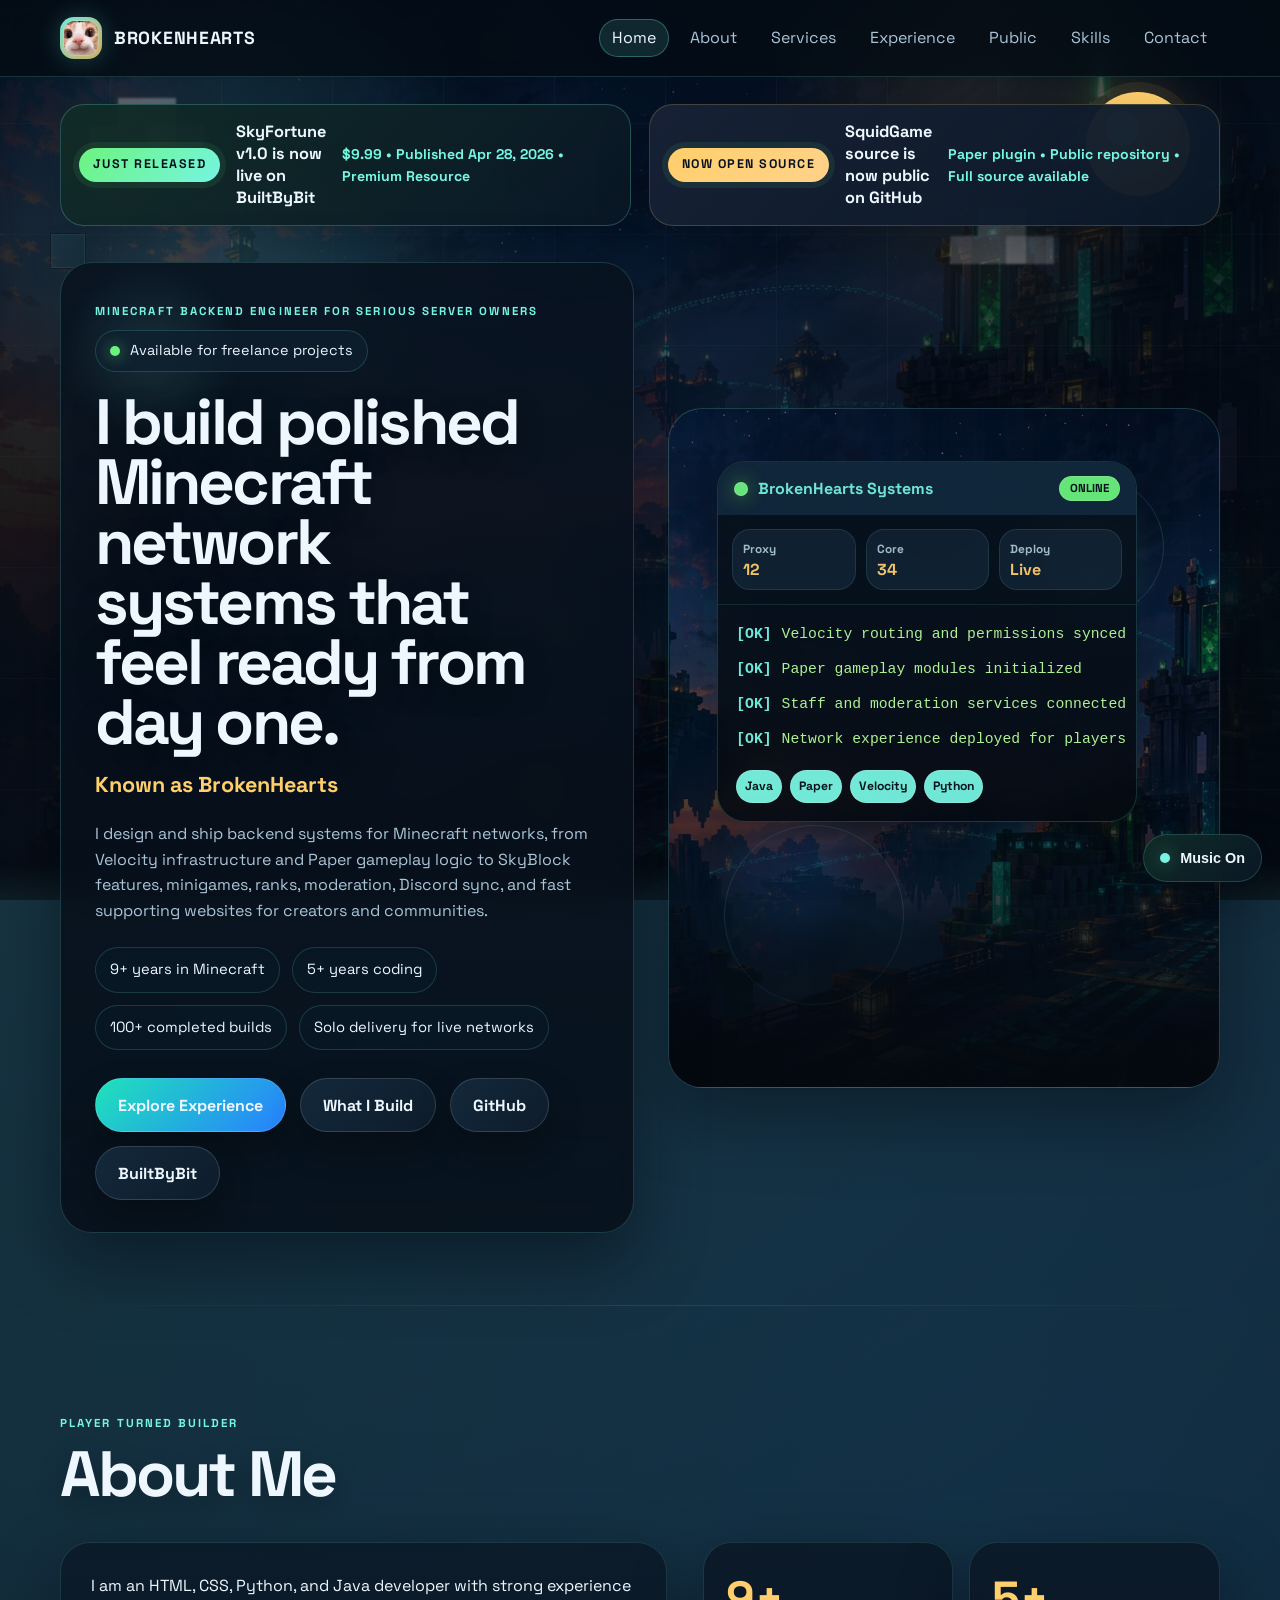
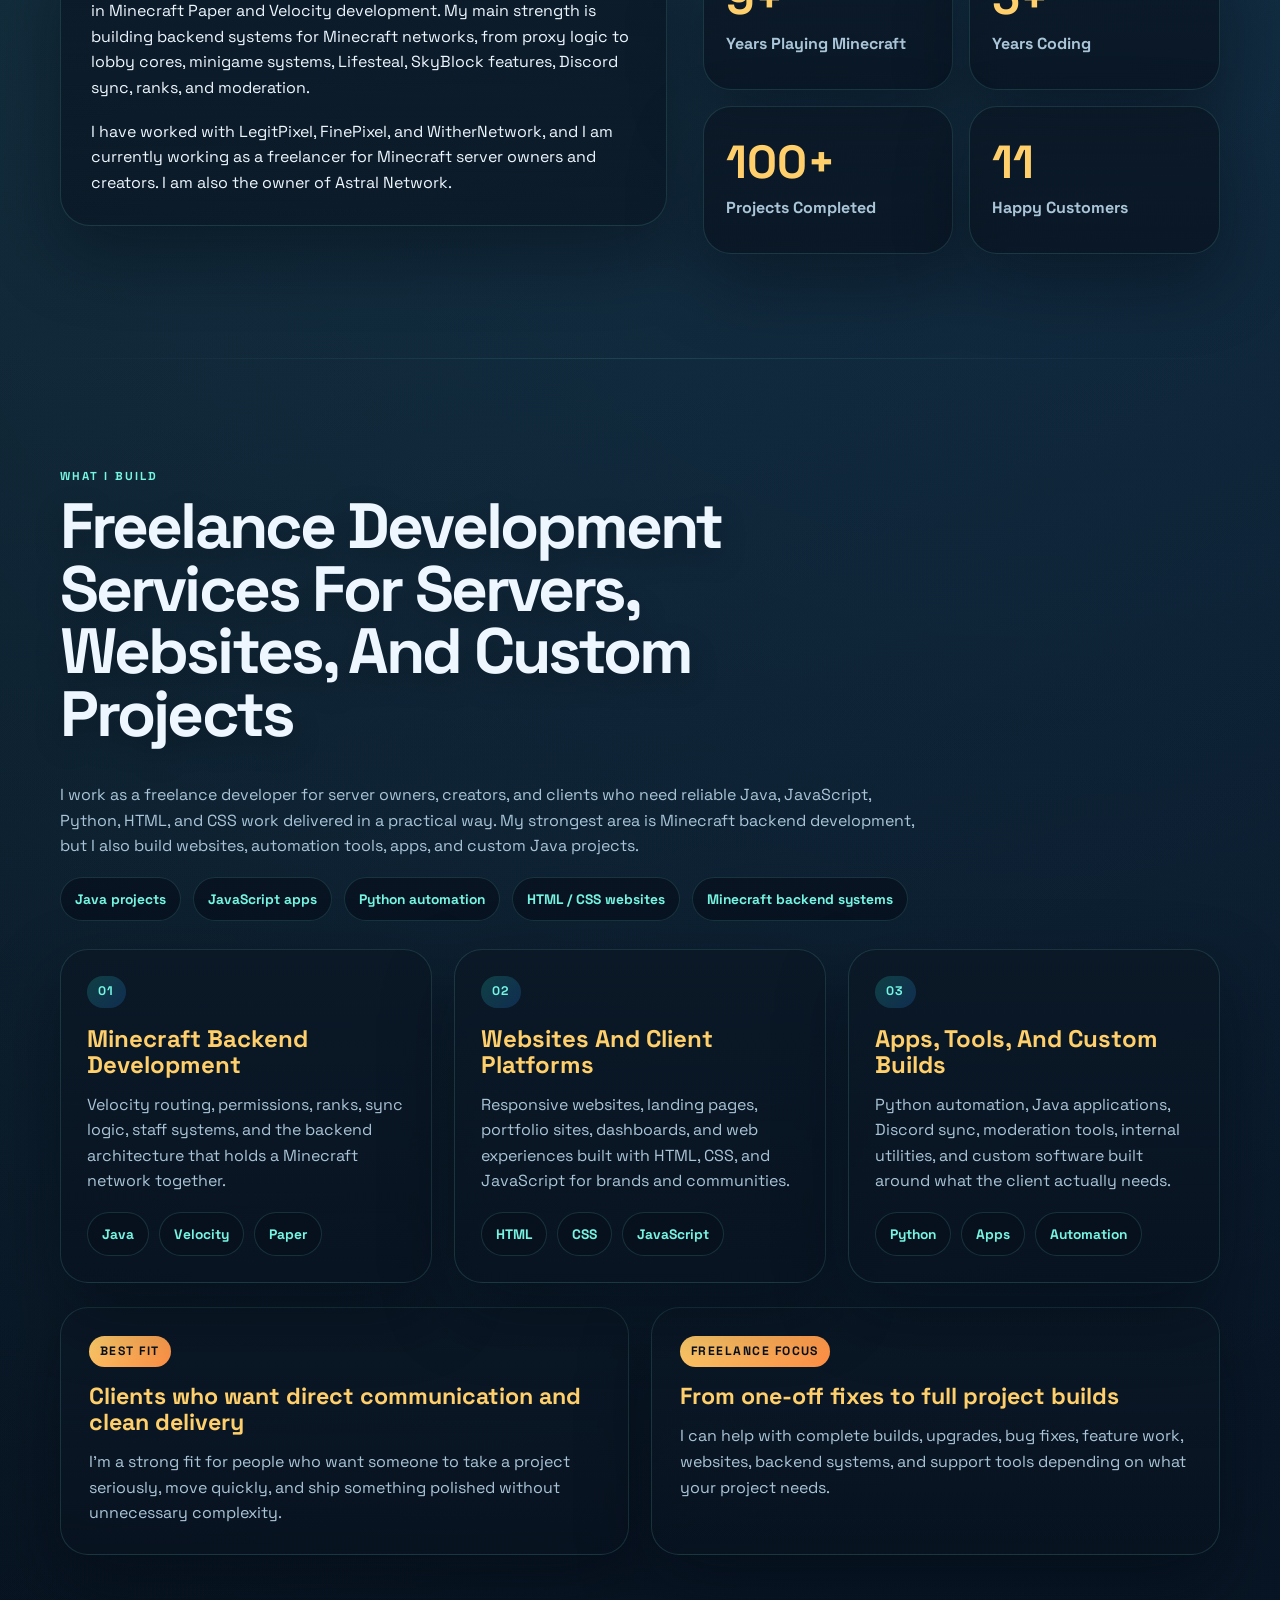
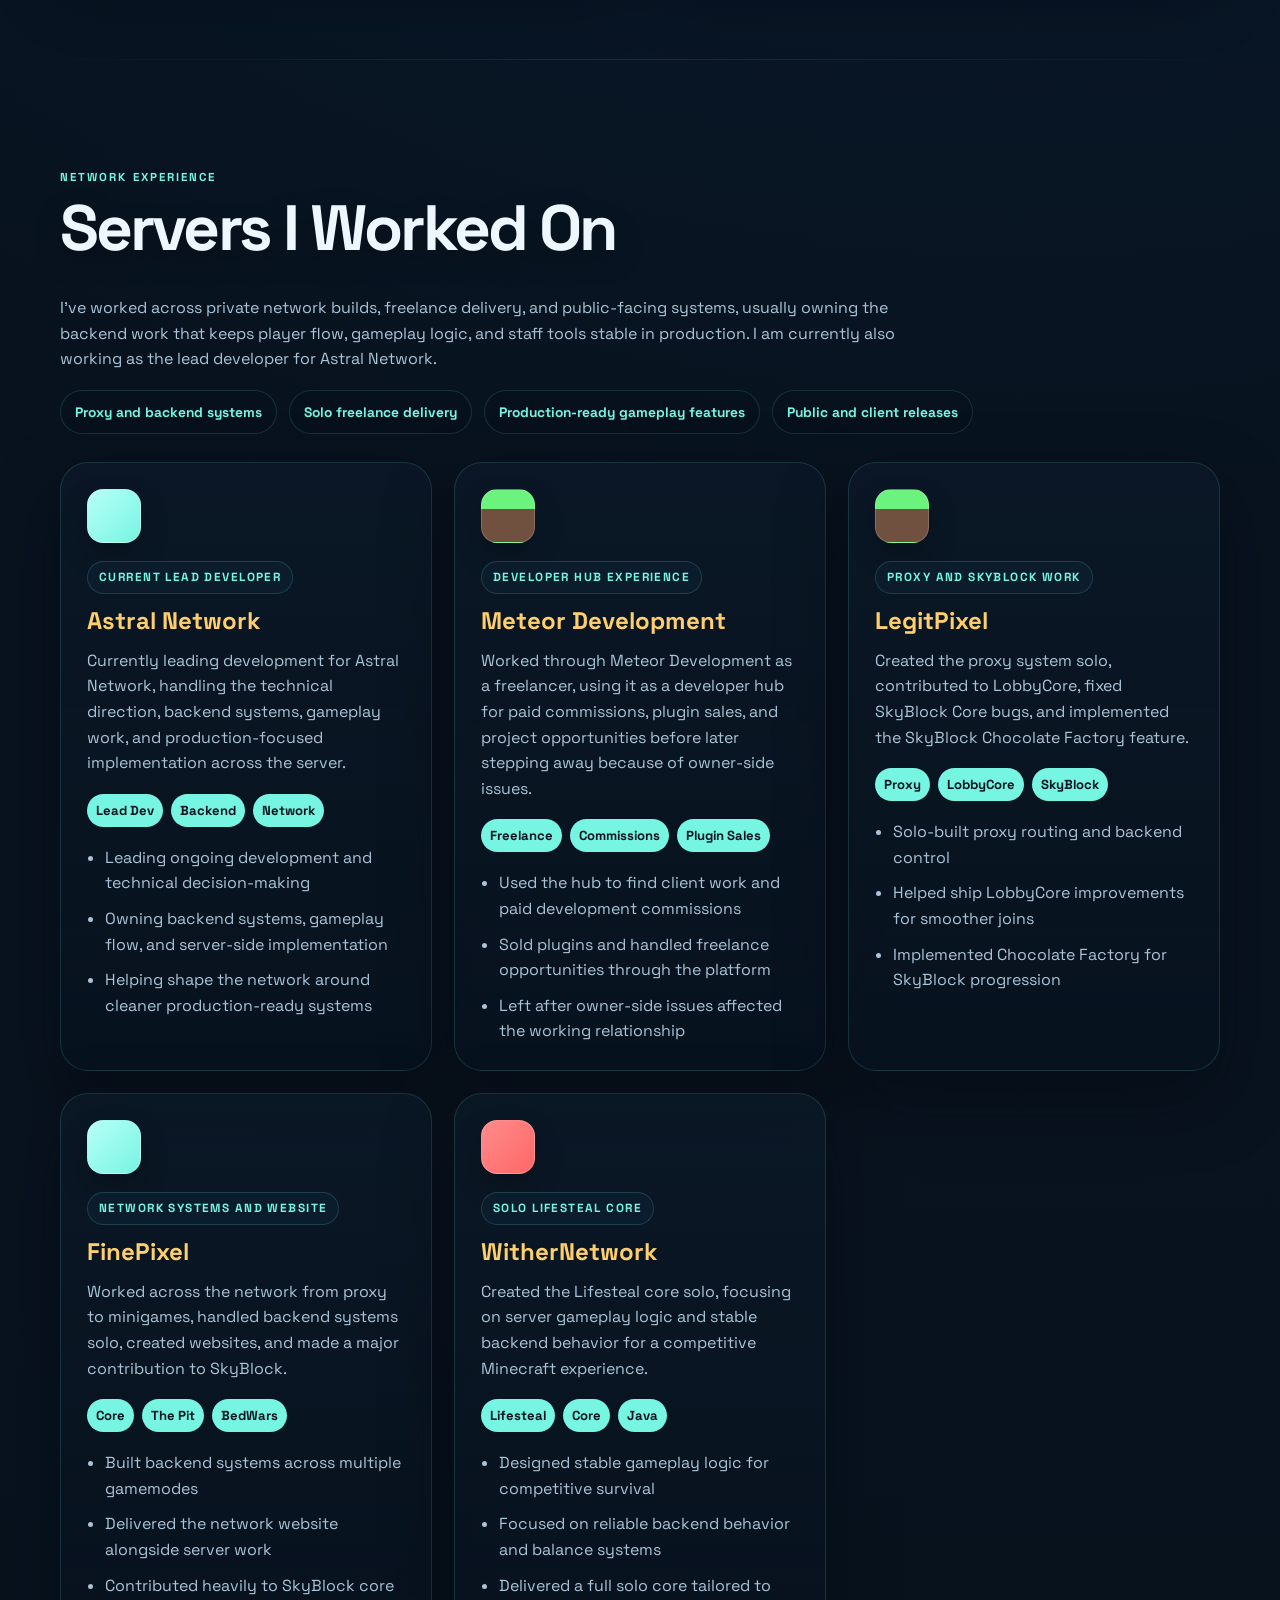
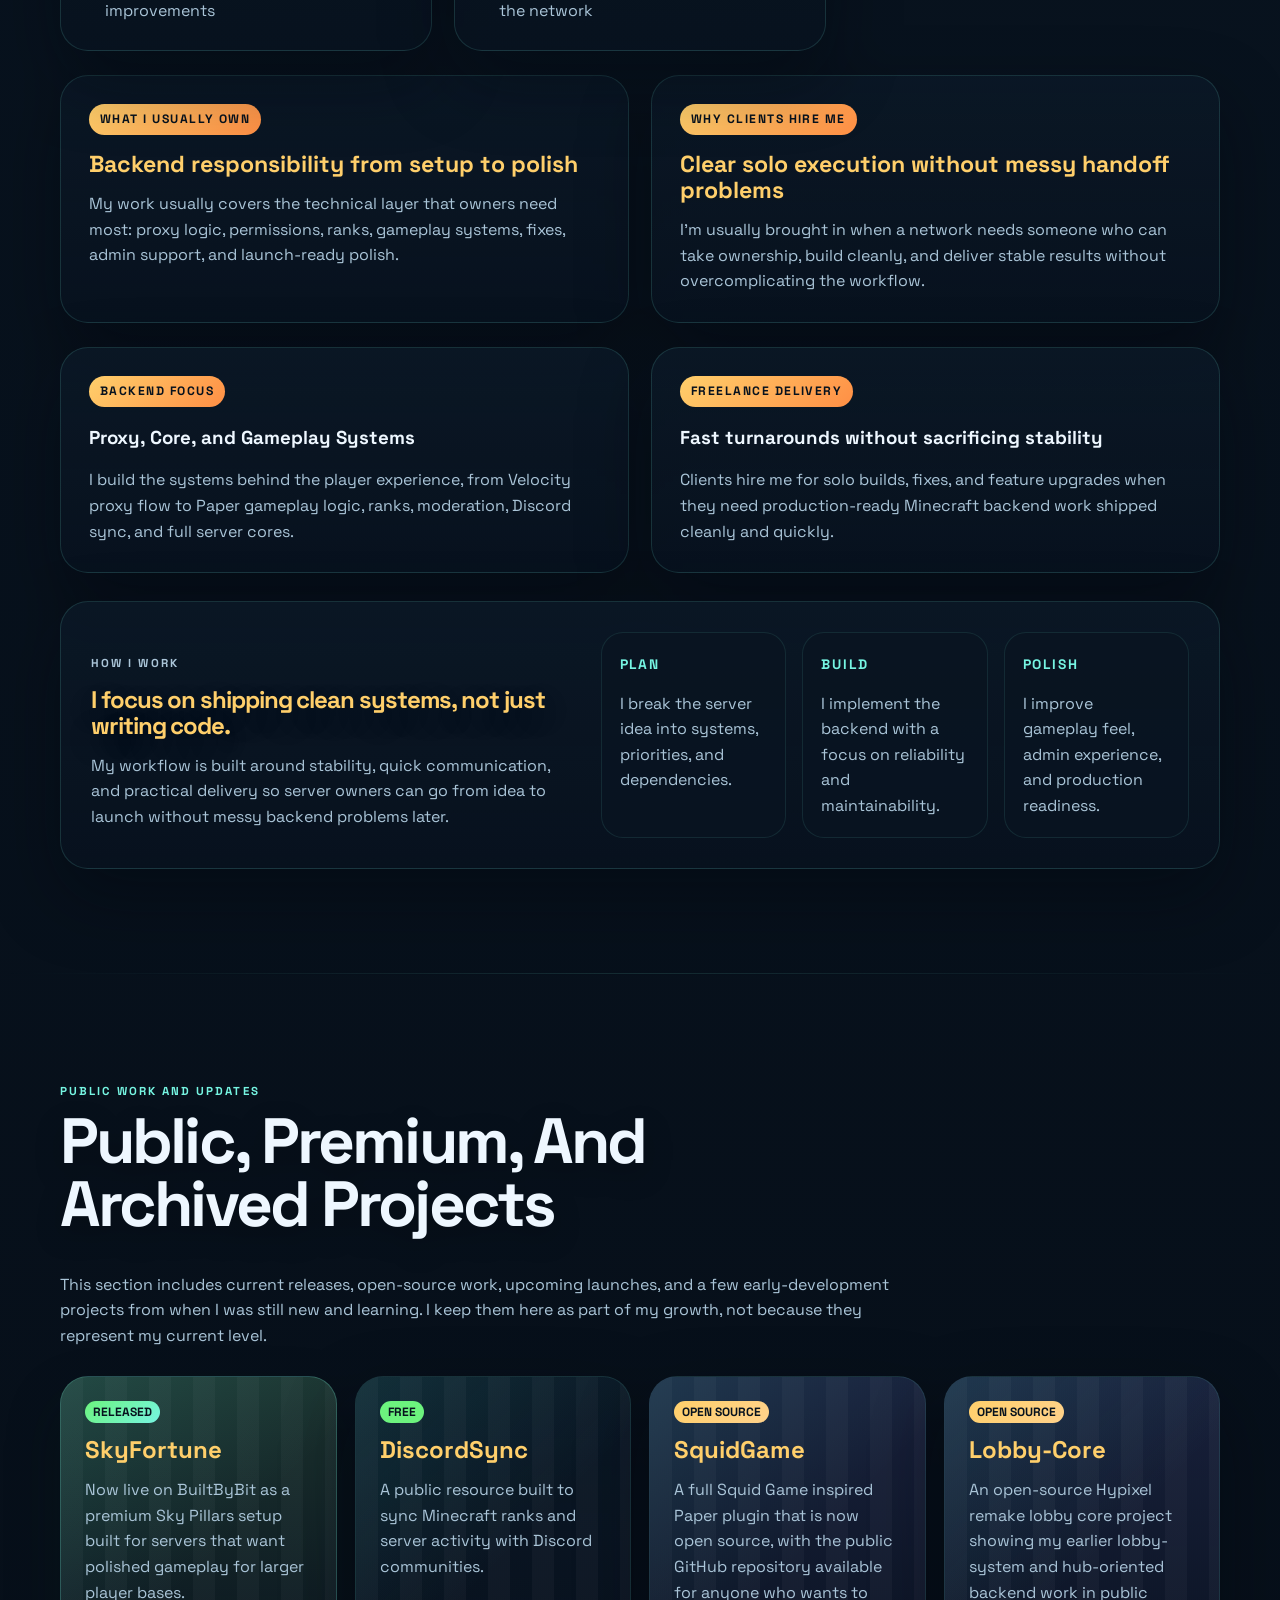
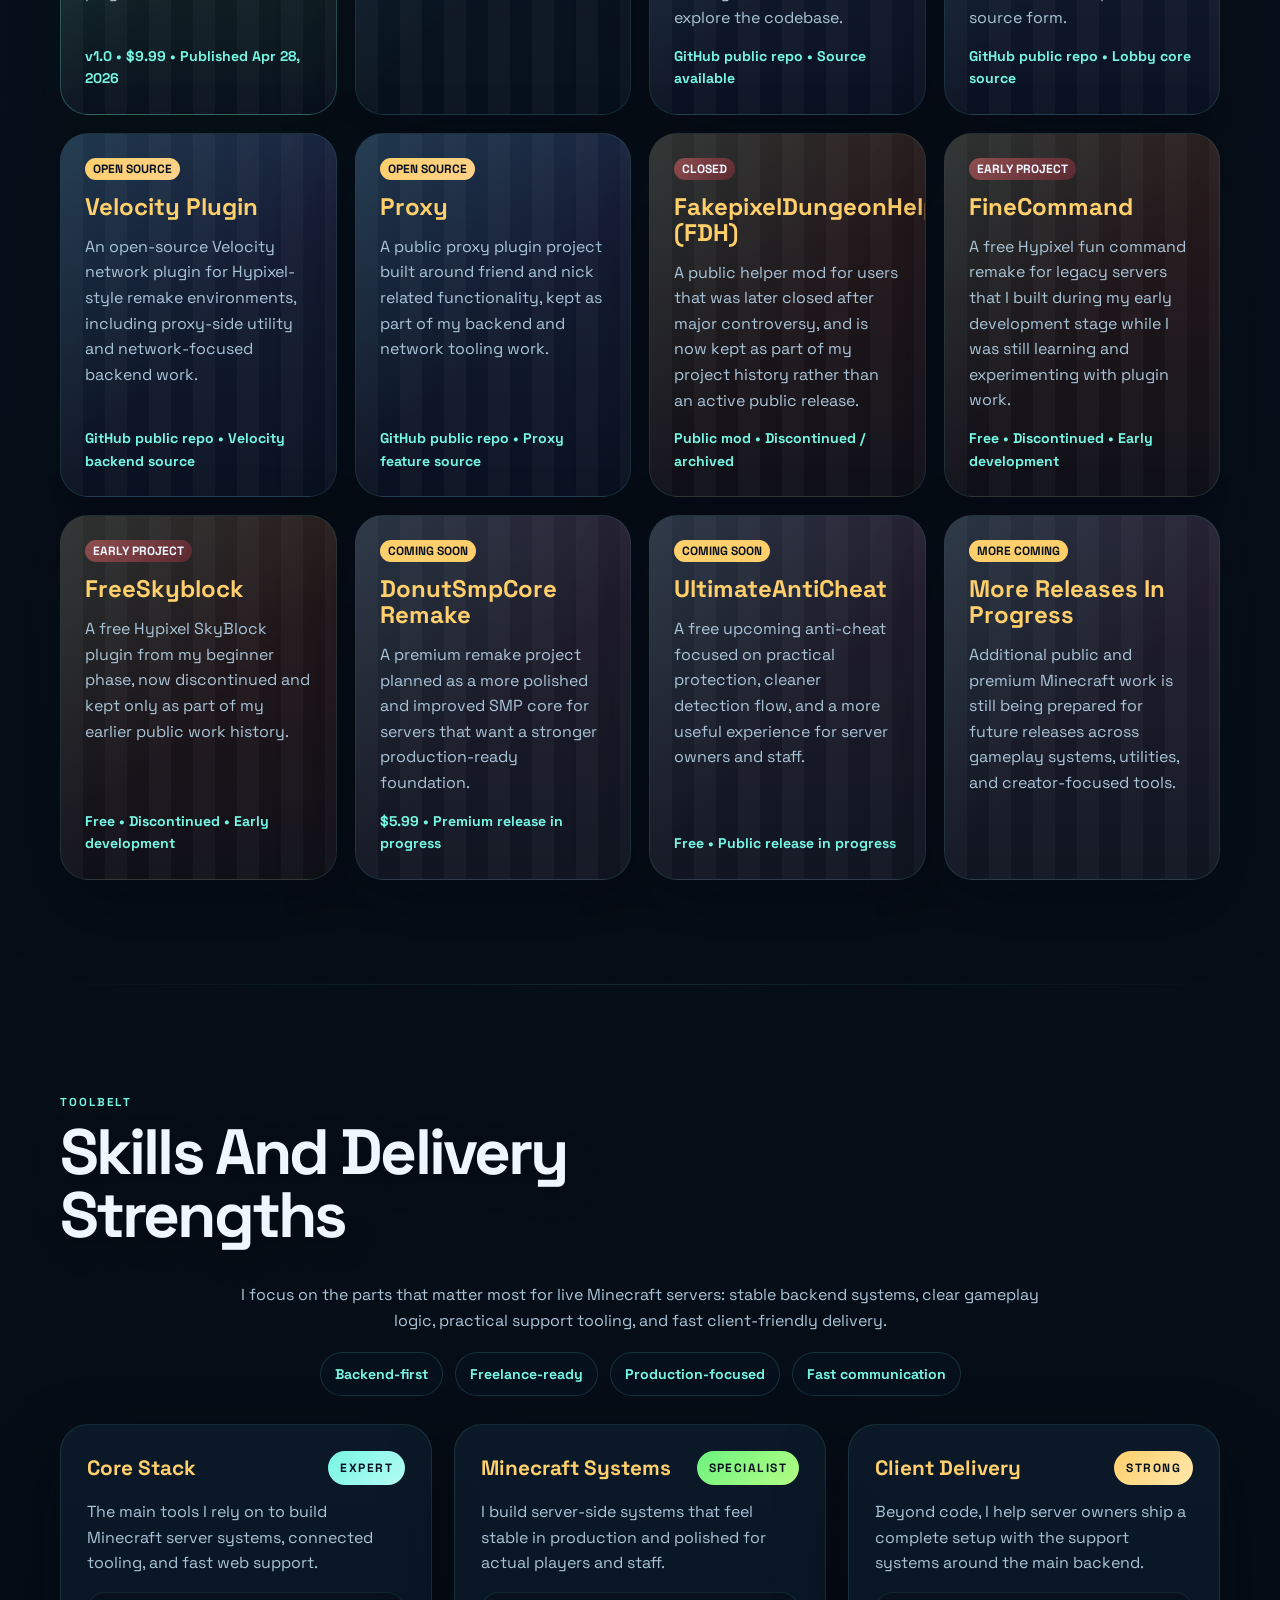
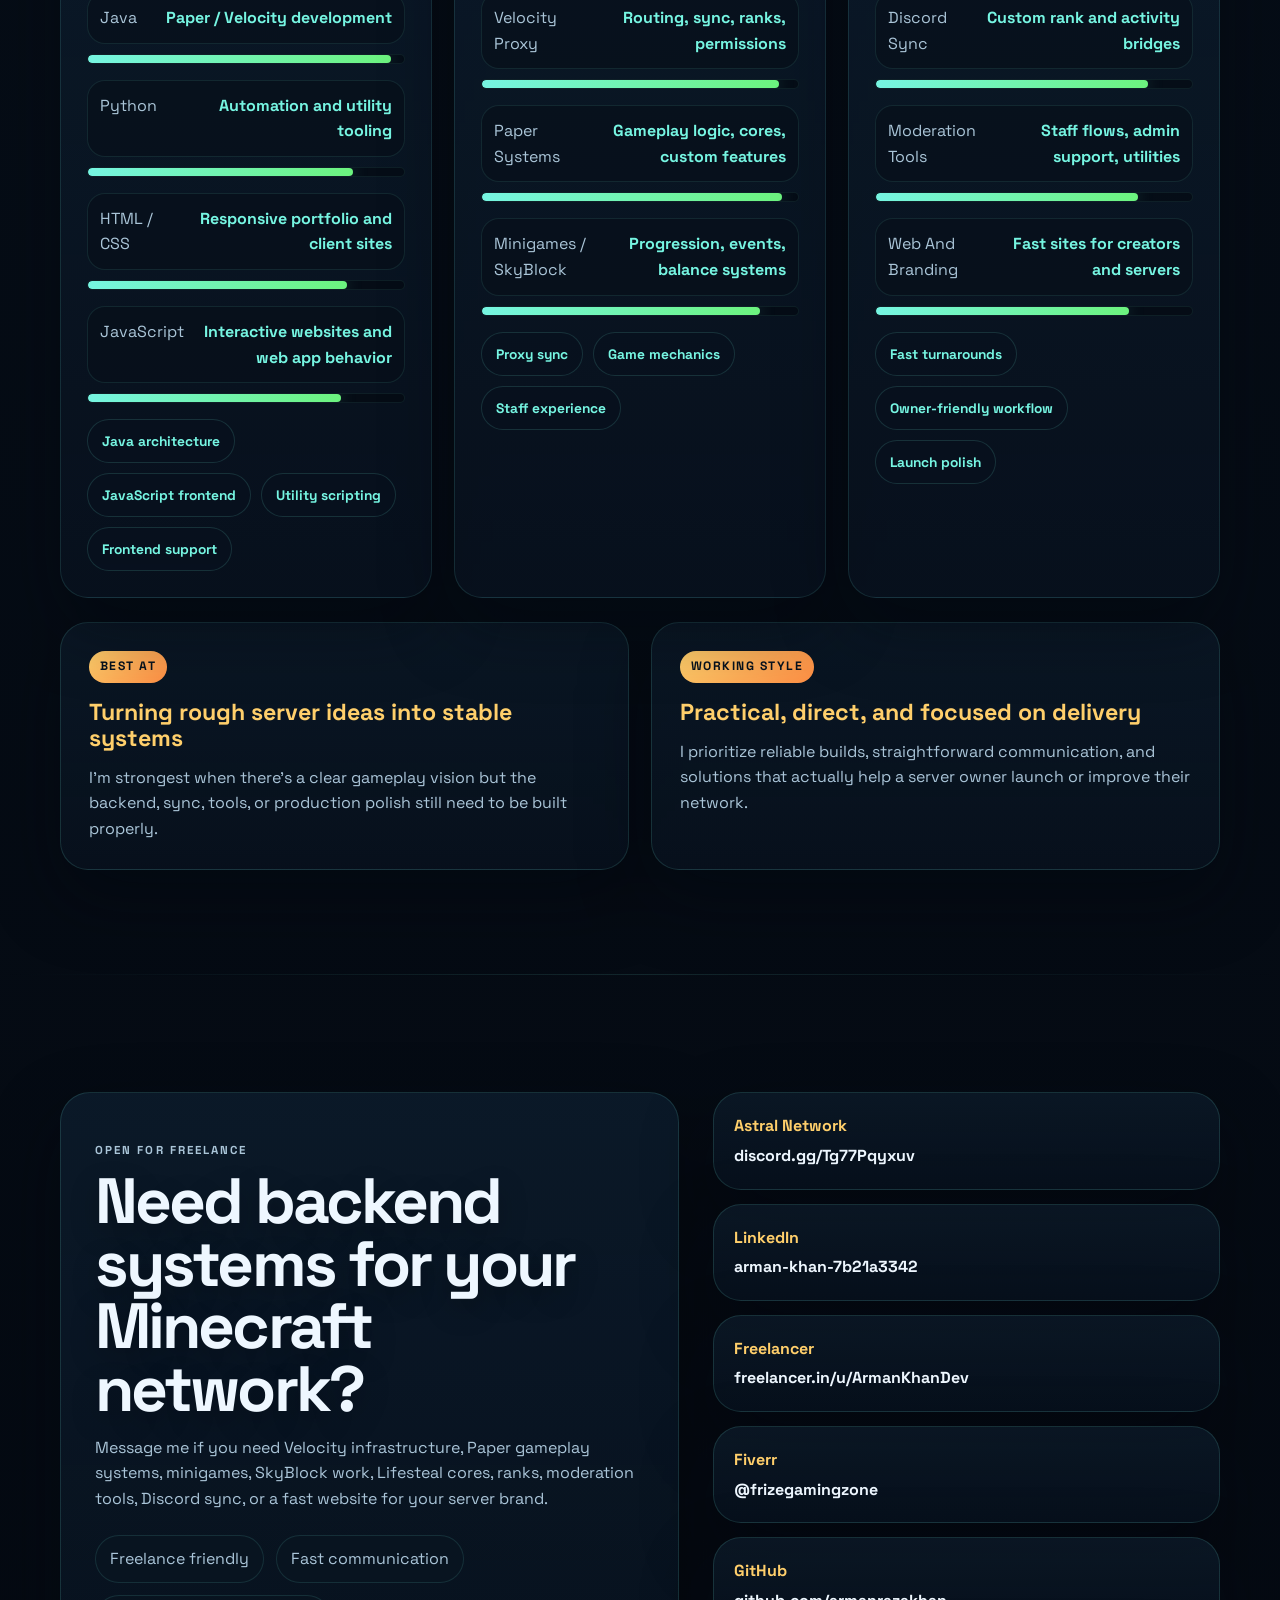
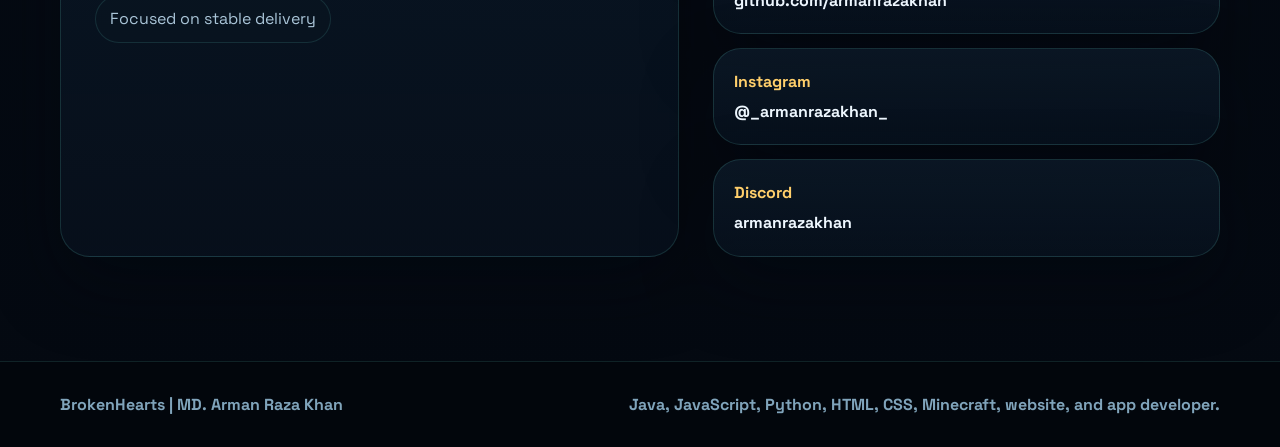
<file: index.html>
﻿<!DOCTYPE html>
<html lang="en">
<head>
    <meta charset="UTF-8">
    <meta name="viewport" content="width=device-width, initial-scale=1.0">
    <meta name="description" content="Minecraft Paper, Velocity, web, Python, and Java developer portfolio for MD. Arman Raza Khan, also known as BrokenHearts, featuring network experience and public projects.">
    <title>BrokenHearts | Minecraft Developer Portfolio</title>
    <link rel="stylesheet" href="style.css?v=20260510p">
</head>
<body>
    <div class="world-bg" aria-hidden="true">
        <div class="sun"></div>
        <div class="cloud cloud-one"></div>
        <div class="cloud cloud-two"></div>
        <div class="floating-block block-a"></div>
        <div class="floating-block block-b"></div>
        <div class="floating-block block-c"></div>
    </div>

    <nav class="navbar">
        <div class="container nav-inner">
            <a class="logo" href="#home" aria-label="BrokenHearts home">
                <span class="logo-avatar-wrap">
                    <img class="logo-avatar" src="assets/profile-pfp.png?v=20260510p" alt="BrokenHearts profile picture">
                </span>
                <span>BrokenHearts</span>
            </a>
            <button class="menu-toggle" type="button" aria-label="Toggle navigation" aria-expanded="false">
                <span></span>
                <span></span>
                <span></span>
            </button>
            <ul class="nav-links">
                <li><a href="#home" class="nav-link-item">Home</a></li>
                <li><a href="#about" class="nav-link-item">About</a></li>
                <li><a href="#services" class="nav-link-item">Services</a></li>
                <li><a href="#experience" class="nav-link-item">Experience</a></li>
                <li><a href="#public-projects" class="nav-link-item">Public</a></li>
                <li><a href="#skills" class="nav-link-item">Skills</a></li>
                <li><a href="#contact" class="nav-link-item">Contact</a></li>
            </ul>
        </div>
    </nav>

    <main>
        <section class="release-banner-section">
            <div class="container">
                <div class="release-banner-grid">
                    <a class="release-banner" href="https://builtbybit.com/resources/skyfortune.105034/" target="_blank" rel="noreferrer" aria-label="SkyFortune is now released on BuiltByBit">
                        <span class="release-badge">Just Released</span>
                        <strong>SkyFortune v1.0 is now live on BuiltByBit</strong>
                        <span class="release-meta">$9.99 • Published Apr 28, 2026 • Premium Resource</span>
                    </a>
                    <a class="release-banner release-banner-alt" href="https://github.com/armanrazakhan/SquidGame" target="_blank" rel="noreferrer" aria-label="SquidGame is now open source on GitHub">
                        <span class="release-badge release-badge-alt">Now Open Source</span>
                        <strong>SquidGame source is now public on GitHub</strong>
                        <span class="release-meta">Paper plugin • Public repository • Full source available</span>
                    </a>
                </div>
            </div>
        </section>

        <section id="home" class="hero">
            <div class="container hero-grid">
                <div class="hero-copy">
                    <div class="hero-content-shell">
                        <p class="eyebrow">Minecraft backend engineer for serious server owners</p>
                        <div class="hero-topline">
                            <div class="availability-pill">
                                <span class="availability-dot"></span>
                                Available for freelance projects
                            </div>
                        </div>
                        <h1>I build polished Minecraft network systems that feel ready from day one.</h1>
                        <p class="hero-tag">Known as <strong>BrokenHearts</strong></p>
                        <p class="hero-subtitle">
                            I design and ship backend systems for Minecraft networks, from Velocity infrastructure
                            and Paper gameplay logic to SkyBlock features, minigames, ranks, moderation, Discord sync,
                            and fast supporting websites for creators and communities.
                        </p>
                        <div class="hero-proof">
                            <div class="proof-chip">9+ years in Minecraft</div>
                            <div class="proof-chip">5+ years coding</div>
                            <div class="proof-chip">100+ completed builds</div>
                            <div class="proof-chip">Solo delivery for live networks</div>
                        </div>
                        <div class="hero-actions">
                            <a href="#experience" class="btn btn-primary">Explore Experience</a>
                            <a href="#services" class="btn btn-secondary">What I Build</a>
                            <a href="https://github.com/armanrazakhan/" class="btn btn-secondary" target="_blank" rel="noreferrer">GitHub</a>
                            <a href="https://builtbybit.com/members/brokenhearts696.789879/" class="btn btn-secondary" target="_blank" rel="noreferrer">BuiltByBit</a>
                        </div>
                    </div>
                </div>

                <div class="hero-scene" aria-label="Minecraft style server build illustration">
                    <div class="scene-window">
                        <div class="scene-grid"></div>
                        <div class="scene-scan"></div>
                        <div class="scene-art"></div>
                        <div class="scene-glow scene-glow-one"></div>
                        <div class="scene-glow scene-glow-two"></div>
                        <div class="orbit orbit-one"></div>
                        <div class="orbit orbit-two"></div>
                        <div class="server-panel">
                            <div class="panel-top">
                                <div>
                                    <span class="status-dot"></span>
                                    <span>BrokenHearts Systems</span>
                                </div>
                                <strong>ONLINE</strong>
                            </div>
                            <div class="console-stats">
                                <div>
                                    <span>Proxy</span>
                                    <strong class="counter" data-target="12">12</strong>
                                </div>
                                <div>
                                    <span>Core</span>
                                    <strong class="counter" data-target="34">34</strong>
                                </div>
                                <div>
                                    <span>Deploy</span>
                                    <strong>Live</strong>
                                </div>
                            </div>
                            <div class="console-lines">
                                <p><span>[OK]</span> Velocity routing and permissions synced</p>
                                <p><span>[OK]</span> Paper gameplay modules initialized</p>
                                <p><span>[OK]</span> Staff and moderation services connected</p>
                                <p><span>[OK]</span> Network experience deployed for players</p>
                            </div>
                            <div class="console-stack">
                                <span>Java</span>
                                <span>Paper</span>
                                <span>Velocity</span>
                                <span>Python</span>
                            </div>
                        </div>
                    </div>
                </div>
            </div>
        </section>

        <section id="about" class="section about">
            <div class="container">
                <div class="section-header">
                    <p class="eyebrow">Player turned builder</p>
                    <h2>About Me</h2>
                </div>
                <div class="about-layout">
                    <div class="about-text">
                        <p>
                            I am an HTML, CSS, Python, and Java developer with strong experience in
                            Minecraft Paper and Velocity development. My main strength is building
                            backend systems for Minecraft networks, from proxy logic to lobby cores,
                            minigame systems, Lifesteal, SkyBlock features, Discord sync, ranks, and moderation.
                        </p>
                        <p>
                            I have worked with LegitPixel, FinePixel, and WitherNetwork, and I am currently
                            working as a freelancer for Minecraft server owners and creators. I am also the
                            owner of Astral Network.
                        </p>
                    </div>
                    <div class="stats-grid">
                        <div class="stat-card">
                            <span class="stat-number">9+</span>
                            <span class="stat-label">Years Playing Minecraft</span>
                        </div>
                        <div class="stat-card">
                            <span class="stat-number">5+</span>
                            <span class="stat-label">Years Coding</span>
                        </div>
                        <div class="stat-card">
                            <span class="stat-number">100+</span>
                            <span class="stat-label">Projects Completed</span>
                        </div>
                        <div class="stat-card">
                            <span class="stat-number">11</span>
                            <span class="stat-label">Happy Customers</span>
                        </div>
                    </div>
                </div>
            </div>
        </section>

        <section id="services" class="section services">
            <div class="container">
                <div class="section-header">
                    <p class="eyebrow">What I build</p>
                    <h2>Freelance Development Services For Servers, Websites, And Custom Projects</h2>
                </div>
                <div class="services-intro">
                    <p>I work as a freelance developer for server owners, creators, and clients who need reliable Java, JavaScript, Python, HTML, and CSS work delivered in a practical way. My strongest area is Minecraft backend development, but I also build websites, automation tools, apps, and custom Java projects.</p>
                    <div class="services-pills">
                        <span>Java projects</span>
                        <span>JavaScript apps</span>
                        <span>Python automation</span>
                        <span>HTML / CSS websites</span>
                        <span>Minecraft backend systems</span>
                    </div>
                </div>
                <div class="services-grid">
                    <article class="service-card">
                        <span class="service-step">01</span>
                        <h3>Minecraft Backend Development</h3>
                        <p>Velocity routing, permissions, ranks, sync logic, staff systems, and the backend architecture that holds a Minecraft network together.</p>
                        <div class="service-tags">
                            <span>Java</span>
                            <span>Velocity</span>
                            <span>Paper</span>
                        </div>
                    </article>
                    <article class="service-card">
                        <span class="service-step">02</span>
                        <h3>Websites And Client Platforms</h3>
                        <p>Responsive websites, landing pages, portfolio sites, dashboards, and web experiences built with HTML, CSS, and JavaScript for brands and communities.</p>
                        <div class="service-tags">
                            <span>HTML</span>
                            <span>CSS</span>
                            <span>JavaScript</span>
                        </div>
                    </article>
                    <article class="service-card">
                        <span class="service-step">03</span>
                        <h3>Apps, Tools, And Custom Builds</h3>
                        <p>Python automation, Java applications, Discord sync, moderation tools, internal utilities, and custom software built around what the client actually needs.</p>
                        <div class="service-tags">
                            <span>Python</span>
                            <span>Apps</span>
                            <span>Automation</span>
                        </div>
                    </article>
                </div>
                <div class="services-support-grid">
                    <article class="services-support-card">
                        <span class="summary-kicker">Best Fit</span>
                        <h3>Clients who want direct communication and clean delivery</h3>
                        <p>I’m a strong fit for people who want someone to take a project seriously, move quickly, and ship something polished without unnecessary complexity.</p>
                    </article>
                    <article class="services-support-card">
                        <span class="summary-kicker">Freelance Focus</span>
                        <h3>From one-off fixes to full project builds</h3>
                        <p>I can help with complete builds, upgrades, bug fixes, feature work, websites, backend systems, and support tools depending on what your project needs.</p>
                    </article>
                </div>
            </div>
        </section>

        <section id="experience" class="section experience">
            <div class="container">
                <div class="section-header">
                    <p class="eyebrow">Network experience</p>
                    <h2>Servers I Worked On</h2>
                </div>
                <div class="experience-intro">
                    <p>I’ve worked across private network builds, freelance delivery, and public-facing systems, usually owning the backend work that keeps player flow, gameplay logic, and staff tools stable in production. I am currently also working as the lead developer for Astral Network.</p>
                    <div class="experience-proofbar">
                        <span>Proxy and backend systems</span>
                        <span>Solo freelance delivery</span>
                        <span>Production-ready gameplay features</span>
                        <span>Public and client releases</span>
                    </div>
                </div>
                <div class="experience-grid">
                    <article class="server-card">
                        <div class="server-icon diamond-block"></div>
                        <span class="server-role">Current Lead Developer</span>
                        <h3>Astral Network</h3>
                        <p>
                            Currently leading development for Astral Network, handling the technical direction,
                            backend systems, gameplay work, and production-focused implementation across the server.
                        </p>
                        <div class="tag-list">
                            <span>Lead Dev</span>
                            <span>Backend</span>
                            <span>Network</span>
                        </div>
                        <ul class="impact-list">
                            <li>Leading ongoing development and technical decision-making</li>
                            <li>Owning backend systems, gameplay flow, and server-side implementation</li>
                            <li>Helping shape the network around cleaner production-ready systems</li>
                        </ul>
                    </article>
                    <article class="server-card">
                        <div class="server-icon grass-block"></div>
                        <span class="server-role">Developer Hub Experience</span>
                        <h3>Meteor Development</h3>
                        <p>
                            Worked through Meteor Development as a freelancer, using it as a developer hub for
                            paid commissions, plugin sales, and project opportunities before later stepping away
                            because of owner-side issues.
                        </p>
                        <div class="tag-list">
                            <span>Freelance</span>
                            <span>Commissions</span>
                            <span>Plugin Sales</span>
                        </div>
                        <ul class="impact-list">
                            <li>Used the hub to find client work and paid development commissions</li>
                            <li>Sold plugins and handled freelance opportunities through the platform</li>
                            <li>Left after owner-side issues affected the working relationship</li>
                        </ul>
                    </article>
                    <article class="server-card">
                        <div class="server-icon grass-block"></div>
                        <span class="server-role">Proxy And SkyBlock Work</span>
                        <h3>LegitPixel</h3>
                        <p>
                            Created the proxy system solo, contributed to LobbyCore, fixed SkyBlock Core bugs,
                            and implemented the SkyBlock Chocolate Factory feature.
                        </p>
                        <div class="tag-list">
                            <span>Proxy</span>
                            <span>LobbyCore</span>
                            <span>SkyBlock</span>
                        </div>
                        <ul class="impact-list">
                            <li>Solo-built proxy routing and backend control</li>
                            <li>Helped ship LobbyCore improvements for smoother joins</li>
                            <li>Implemented Chocolate Factory for SkyBlock progression</li>
                        </ul>
                    </article>
                    <article class="server-card">
                        <div class="server-icon diamond-block"></div>
                        <span class="server-role">Network Systems And Website</span>
                        <h3>FinePixel</h3>
                        <p>
                            Worked across the network from proxy to minigames, handled backend systems solo,
                            created websites, and made a major contribution to SkyBlock.
                        </p>
                        <div class="tag-list">
                            <span>Core</span>
                            <span>The Pit</span>
                            <span>BedWars</span>
                        </div>
                        <ul class="impact-list">
                            <li>Built backend systems across multiple gamemodes</li>
                            <li>Delivered the network website alongside server work</li>
                            <li>Contributed heavily to SkyBlock core improvements</li>
                        </ul>
                    </article>
                    <article class="server-card">
                        <div class="server-icon redstone-block"></div>
                        <span class="server-role">Solo Lifesteal Core</span>
                        <h3>WitherNetwork</h3>
                        <p>
                            Created the Lifesteal core solo, focusing on server gameplay logic and stable
                            backend behavior for a competitive Minecraft experience.
                        </p>
                        <div class="tag-list">
                            <span>Lifesteal</span>
                            <span>Core</span>
                            <span>Java</span>
                        </div>
                        <ul class="impact-list">
                            <li>Designed stable gameplay logic for competitive survival</li>
                            <li>Focused on reliable backend behavior and balance systems</li>
                            <li>Delivered a full solo core tailored to the network</li>
                        </ul>
                    </article>
                </div>
                <div class="experience-summary-grid">
                    <article class="experience-summary-card">
                        <span class="summary-kicker">What I usually own</span>
                        <h3>Backend responsibility from setup to polish</h3>
                        <p>My work usually covers the technical layer that owners need most: proxy logic, permissions, ranks, gameplay systems, fixes, admin support, and launch-ready polish.</p>
                    </article>
                    <article class="experience-summary-card">
                        <span class="summary-kicker">Why clients hire me</span>
                        <h3>Clear solo execution without messy handoff problems</h3>
                        <p>I’m usually brought in when a network needs someone who can take ownership, build cleanly, and deliver stable results without overcomplicating the workflow.</p>
                    </article>
                </div>
                <div class="experience-highlights">
                    <article class="highlight-card">
                        <span class="highlight-label">Backend Focus</span>
                        <h3>Proxy, Core, and Gameplay Systems</h3>
                        <p>I build the systems behind the player experience, from Velocity proxy flow to Paper gameplay logic, ranks, moderation, Discord sync, and full server cores.</p>
                    </article>
                    <article class="highlight-card">
                        <span class="highlight-label">Freelance Delivery</span>
                        <h3>Fast turnarounds without sacrificing stability</h3>
                        <p>Clients hire me for solo builds, fixes, and feature upgrades when they need production-ready Minecraft backend work shipped cleanly and quickly.</p>
                    </article>
                </div>
                <div class="timeline-panel">
                    <div class="timeline-copy">
                        <p class="eyebrow">How I work</p>
                        <h3>I focus on shipping clean systems, not just writing code.</h3>
                        <p>My workflow is built around stability, quick communication, and practical delivery so server owners can go from idea to launch without messy backend problems later.</p>
                    </div>
                    <div class="timeline-steps">
                        <div class="timeline-step">
                            <span>Plan</span>
                            <p>I break the server idea into systems, priorities, and dependencies.</p>
                        </div>
                        <div class="timeline-step">
                            <span>Build</span>
                            <p>I implement the backend with a focus on reliability and maintainability.</p>
                        </div>
                        <div class="timeline-step">
                            <span>Polish</span>
                            <p>I improve gameplay feel, admin experience, and production readiness.</p>
                        </div>
                    </div>
                </div>
            </div>
        </section>

        <section id="public-projects" class="section public-projects">
            <div class="container">
                <div class="section-header">
                    <p class="eyebrow">Public work and updates</p>
                    <h2>Public, Premium, And Archived Projects</h2>
                </div>
                <div class="experience-intro">
                    <p>This section includes current releases, open-source work, upcoming launches, and a few early-development projects from when I was still new and learning. I keep them here as part of my growth, not because they represent my current level.</p>
                </div>
                <div class="public-grid">
                    <a class="public-card premium-card release-card" href="https://builtbybit.com/resources/skyfortune.105034/" target="_blank" rel="noreferrer">
                        <span class="project-status released">Released</span>
                        <h3>SkyFortune</h3>
                        <p>Now live on BuiltByBit as a premium Sky Pillars setup built for servers that want polished gameplay for larger player bases.</p>
                        <span class="project-meta">v1.0 • $9.99 • Published Apr 28, 2026</span>
                    </a>
                    <a class="public-card" href="https://builtbybit.com/resources/discordsync.104556/" target="_blank" rel="noreferrer">
                        <span class="project-status free">Free</span>
                        <h3>DiscordSync</h3>
                        <p>A public resource built to sync Minecraft ranks and server activity with Discord communities.</p>
                    </a>
                    <a class="public-card opensource-card" href="https://github.com/armanrazakhan/SquidGame" target="_blank" rel="noreferrer">
                        <span class="project-status opensource">Open Source</span>
                        <h3>SquidGame</h3>
                        <p>A full Squid Game inspired Paper plugin that is now open source, with the public GitHub repository available for anyone who wants to explore the codebase.</p>
                        <span class="project-meta">GitHub public repo • Source available</span>
                    </a>
                    <a class="public-card opensource-card" href="https://github.com/armanrazakhan/Lobby-Core/tree/main" target="_blank" rel="noreferrer">
                        <span class="project-status opensource">Open Source</span>
                        <h3>Lobby-Core</h3>
                        <p>An open-source Hypixel remake lobby core project showing my earlier lobby-system and hub-oriented backend work in public source form.</p>
                        <span class="project-meta">GitHub public repo • Lobby core source</span>
                    </a>
                    <a class="public-card opensource-card" href="https://github.com/armanrazakhan/Velocity-plugin" target="_blank" rel="noreferrer">
                        <span class="project-status opensource">Open Source</span>
                        <h3>Velocity Plugin</h3>
                        <p>An open-source Velocity network plugin for Hypixel-style remake environments, including proxy-side utility and network-focused backend work.</p>
                        <span class="project-meta">GitHub public repo • Velocity backend source</span>
                    </a>
                    <a class="public-card opensource-card" href="https://github.com/armanrazakhan/Proxy" target="_blank" rel="noreferrer">
                        <span class="project-status opensource">Open Source</span>
                        <h3>Proxy</h3>
                        <p>A public proxy plugin project built around friend and nick related functionality, kept as part of my backend and network tooling work.</p>
                        <span class="project-meta">GitHub public repo • Proxy feature source</span>
                    </a>
                    <a class="public-card archived-card" href="fdh.html">
                        <span class="project-status archived">Closed</span>
                        <h3>FakepixelDungeonHelper (FDH)</h3>
                        <p>A public helper mod for users that was later closed after major controversy, and is now kept as part of my project history rather than an active public release.</p>
                        <span class="project-meta">Public mod • Discontinued / archived</span>
                    </a>
                    <a class="public-card archived-card" href="https://www.spigotmc.org/resources/finecommand.115795/" target="_blank" rel="noreferrer">
                        <span class="project-status archived">Early Project</span>
                        <h3>FineCommand</h3>
                        <p>A free Hypixel fun command remake for legacy servers that I built during my early development stage while I was still learning and experimenting with plugin work.</p>
                        <span class="project-meta">Free • Discontinued • Early development</span>
                    </a>
                    <a class="public-card archived-card" href="https://www.spigotmc.org/resources/freeskyblock.115777/" target="_blank" rel="noreferrer">
                        <span class="project-status archived">Early Project</span>
                        <h3>FreeSkyblock</h3>
                        <p>A free Hypixel SkyBlock plugin from my beginner phase, now discontinued and kept only as part of my earlier public work history.</p>
                        <span class="project-meta">Free • Discontinued • Early development</span>
                    </a>
                    <article class="public-card upcoming-card">
                        <span class="project-status upcoming">Coming Soon</span>
                        <h3>DonutSmpCore Remake</h3>
                        <p>A premium remake project planned as a more polished and improved SMP core for servers that want a stronger production-ready foundation.</p>
                        <span class="project-meta">$5.99 • Premium release in progress</span>
                    </article>
                    <article class="public-card upcoming-card">
                        <span class="project-status upcoming">Coming Soon</span>
                        <h3>UltimateAntiCheat</h3>
                        <p>A free upcoming anti-cheat focused on practical protection, cleaner detection flow, and a more useful experience for server owners and staff.</p>
                        <span class="project-meta">Free • Public release in progress</span>
                    </article>
                    <a class="public-card upcoming-card" href="https://builtbybit.com/members/brokenhearts696.789879/" target="_blank" rel="noreferrer">
                        <span class="project-status upcoming">More Coming</span>
                        <h3>More Releases In Progress</h3>
                        <p>Additional public and premium Minecraft work is still being prepared for future releases across gameplay systems, utilities, and creator-focused tools.</p>
                    </a>
                </div>
            </div>
        </section>
        <section id="skills" class="section skills">
            <div class="container">
                <div class="section-header">
                    <p class="eyebrow">Toolbelt</p>
                    <h2>Skills And Delivery Strengths</h2>
                </div>
                <div class="skills-intro">
                    <p>I focus on the parts that matter most for live Minecraft servers: stable backend systems, clear gameplay logic, practical support tooling, and fast client-friendly delivery.</p>
                    <div class="skills-pills">
                        <span>Backend-first</span>
                        <span>Freelance-ready</span>
                        <span>Production-focused</span>
                        <span>Fast communication</span>
                    </div>
                </div>
                <div class="skills-grid">
                    <article class="skill-category">
                        <div class="skill-head">
                            <h3>Core Stack</h3>
                            <span class="skill-level expert">Expert</span>
                        </div>
                        <p class="skill-copy">The main tools I rely on to build Minecraft server systems, connected tooling, and fast web support.</p>
                        <div class="skill-row">
                            <span>Java</span>
                            <strong>Paper / Velocity development</strong>
                        </div>
                        <div class="skill-meter"><span style="width: 96%"></span></div>
                        <div class="skill-row">
                            <span>Python</span>
                            <strong>Automation and utility tooling</strong>
                        </div>
                        <div class="skill-meter"><span style="width: 84%"></span></div>
                        <div class="skill-row">
                            <span>HTML / CSS</span>
                            <strong>Responsive portfolio and client sites</strong>
                        </div>
                        <div class="skill-meter"><span style="width: 82%"></span></div>
                        <div class="skill-row">
                            <span>JavaScript</span>
                            <strong>Interactive websites and web app behavior</strong>
                        </div>
                        <div class="skill-meter"><span style="width: 80%"></span></div>
                        <div class="skill-notes">
                            <span>Java architecture</span>
                            <span>JavaScript frontend</span>
                            <span>Utility scripting</span>
                            <span>Frontend support</span>
                        </div>
                    </article>
                    <article class="skill-category">
                        <div class="skill-head">
                            <h3>Minecraft Systems</h3>
                            <span class="skill-level specialist">Specialist</span>
                        </div>
                        <p class="skill-copy">I build server-side systems that feel stable in production and polished for actual players and staff.</p>
                        <div class="skill-row">
                            <span>Velocity Proxy</span>
                            <strong>Routing, sync, ranks, permissions</strong>
                        </div>
                        <div class="skill-meter"><span style="width: 94%"></span></div>
                        <div class="skill-row">
                            <span>Paper Systems</span>
                            <strong>Gameplay logic, cores, custom features</strong>
                        </div>
                        <div class="skill-meter"><span style="width: 95%"></span></div>
                        <div class="skill-row">
                            <span>Minigames / SkyBlock</span>
                            <strong>Progression, events, balance systems</strong>
                        </div>
                        <div class="skill-meter"><span style="width: 88%"></span></div>
                        <div class="skill-notes">
                            <span>Proxy sync</span>
                            <span>Game mechanics</span>
                            <span>Staff experience</span>
                        </div>
                    </article>
                    <article class="skill-category">
                        <div class="skill-head">
                            <h3>Client Delivery</h3>
                            <span class="skill-level strong">Strong</span>
                        </div>
                        <p class="skill-copy">Beyond code, I help server owners ship a complete setup with the support systems around the main backend.</p>
                        <div class="skill-row">
                            <span>Discord Sync</span>
                            <strong>Custom rank and activity bridges</strong>
                        </div>
                        <div class="skill-meter"><span style="width: 86%"></span></div>
                        <div class="skill-row">
                            <span>Moderation Tools</span>
                            <strong>Staff flows, admin support, utilities</strong>
                        </div>
                        <div class="skill-meter"><span style="width: 83%"></span></div>
                        <div class="skill-row">
                            <span>Web And Branding</span>
                            <strong>Fast sites for creators and servers</strong>
                        </div>
                        <div class="skill-meter"><span style="width: 80%"></span></div>
                        <div class="skill-notes">
                            <span>Fast turnarounds</span>
                            <span>Owner-friendly workflow</span>
                            <span>Launch polish</span>
                        </div>
                    </article>
                </div>
                <div class="skills-support-grid">
                    <article class="skills-support-card">
                        <span class="summary-kicker">Best At</span>
                        <h3>Turning rough server ideas into stable systems</h3>
                        <p>I’m strongest when there’s a clear gameplay vision but the backend, sync, tools, or production polish still need to be built properly.</p>
                    </article>
                    <article class="skills-support-card">
                        <span class="summary-kicker">Working Style</span>
                        <h3>Practical, direct, and focused on delivery</h3>
                        <p>I prioritize reliable builds, straightforward communication, and solutions that actually help a server owner launch or improve their network.</p>
                    </article>
                </div>
            </div>
        </section>

        <section id="contact" class="section contact">
            <div class="container contact-grid">
                <div class="contact-copy">
                    <p class="eyebrow">Open for freelance</p>
                    <h2>Need backend systems for your Minecraft network?</h2>
                    <p>
                        Message me if you need Velocity infrastructure, Paper gameplay systems, minigames,
                        SkyBlock work, Lifesteal cores, ranks, moderation tools, Discord sync, or a fast website
                        for your server brand.
                    </p>
                    <div class="contact-points">
                        <span>Freelance friendly</span>
                        <span>Fast communication</span>
                        <span>Focused on stable delivery</span>
                    </div>
                </div>
                <div class="contact-links">
                    <a class="contact-card" href="https://discord.gg/Tg77Pqyxuv" target="_blank" rel="noreferrer">
                        <span>Astral Network</span>
                        <strong>discord.gg/Tg77Pqyxuv</strong>
                    </a>
                    <a class="contact-card" href="https://www.linkedin.com/in/arman-khan-7b21a3342" target="_blank" rel="noreferrer">
                        <span>LinkedIn</span>
                        <strong>arman-khan-7b21a3342</strong>
                    </a>
                    <a class="contact-card" href="https://www.freelancer.in/u/ArmanKhanDev" target="_blank" rel="noreferrer">
                        <span>Freelancer</span>
                        <strong>freelancer.in/u/ArmanKhanDev</strong>
                    </a>
                    <a class="contact-card" href="https://www.fiverr.com/frizegamingzone" target="_blank" rel="noreferrer">
                        <span>Fiverr</span>
                        <strong>@frizegamingzone</strong>
                    </a>
                    <a class="contact-card" href="https://github.com/armanrazakhan/" target="_blank" rel="noreferrer">
                        <span>GitHub</span>
                        <strong>github.com/armanrazakhan</strong>
                    </a>
                    <a class="contact-card" href="https://www.instagram.com/_armanrazakhan_/" target="_blank" rel="noreferrer">
                        <span>Instagram</span>
                        <strong>@_armanrazakhan_</strong>
                    </a>
                    <button class="contact-card copy-discord" type="button" data-copy="armanrazakhan">
                        <span>Discord</span>
                        <strong>armanrazakhan</strong>
                    </button>
                </div>
            </div>
        </section>
    </main>

    <footer class="footer">
        <div class="container footer-inner">
            <p>BrokenHearts | MD. Arman Raza Khan</p>
            <p>Java, JavaScript, Python, HTML, CSS, Minecraft, website, and app developer.</p>
        </div>
    </footer>

    <script src="script.js?v=20260510p"></script>
</body>
</html>
</file>
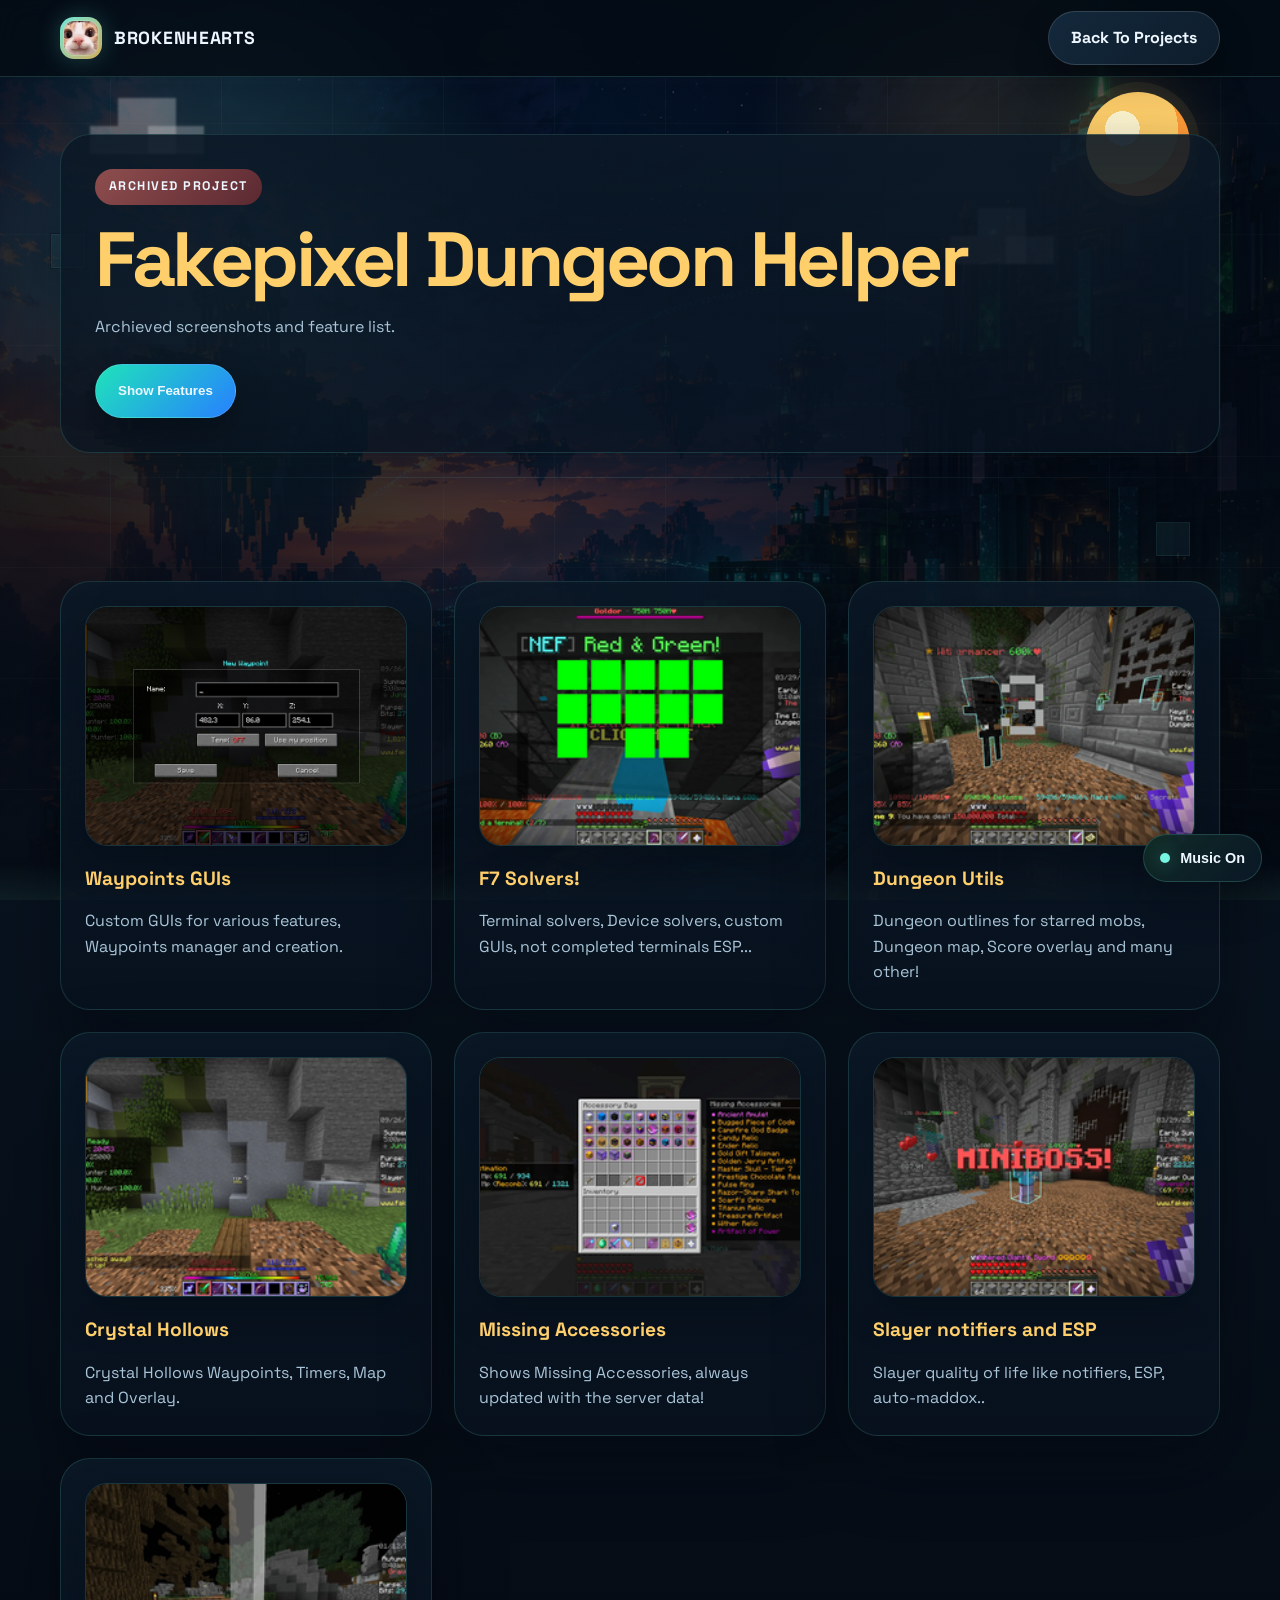
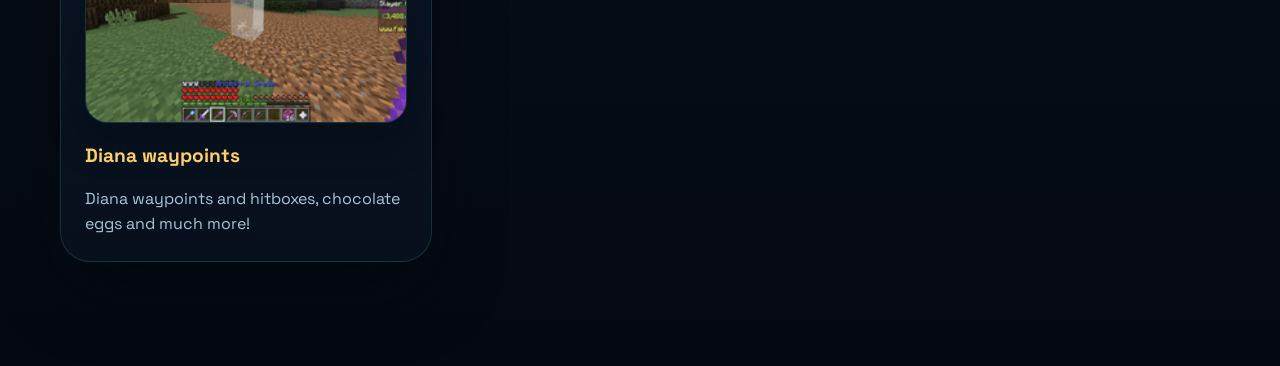
<file: fdh.html>
<!DOCTYPE html>
<html lang="en">
<head>
    <meta charset="UTF-8">
    <meta name="viewport" content="width=device-width, initial-scale=1.0">
    <meta name="description" content="Archived FDH screenshots by BrokenHearts.">
    <title>FDH | Archived Screenshots</title>
    <link rel="stylesheet" href="style.css?v=20260510p">
</head>
<body>
    <div class="world-bg" aria-hidden="true">
        <div class="sun"></div>
        <div class="cloud cloud-one"></div>
        <div class="cloud cloud-two"></div>
        <div class="floating-block block-a"></div>
        <div class="floating-block block-b"></div>
        <div class="floating-block block-c"></div>
    </div>

    <nav class="navbar">
        <div class="container nav-inner">
            <a class="logo" href="index.html#home" aria-label="BrokenHearts home">
                <span class="logo-avatar-wrap">
                    <img class="logo-avatar" src="assets/profile-pfp.png?v=20260510p" alt="BrokenHearts profile picture">
                </span>
                <span>BrokenHearts</span>
            </a>
            <a class="btn btn-secondary project-back-link" href="index.html#public-projects">Back To Projects</a>
        </div>
    </nav>

    <main class="project-page-main">
        <section class="project-hero-section">
            <div class="container">
                <div class="project-hero-copy project-hero-copy-simple">
                    <span class="project-hero-badge archived">Archived Project</span>
                    <h1>Fakepixel Dungeon Helper</h1>
                    <p class="project-hero-subtitle">Archieved screenshots and feature list.</p>
                    <button class="btn btn-primary feature-toggle-button" type="button" data-toggle-target="fdh-features" aria-expanded="false">
                        Show Features
                    </button>
                </div>
            </div>
        </section>

        <section class="section features-section-panel is-collapsed" id="fdh-features">
            <div class="container">
                <div class="section-header">
                    <p class="eyebrow">Feature list</p>
                    <h2>FDH Features</h2>
                </div>
                <div class="feature-groups-grid">
                    <details class="feature-group-card feature-accordion">
                        <summary><h3>Quality Of Life</h3></summary>
                        <ul class="feature-list">
                            <li>Alerts</li>
                            <li>Aliases</li>
                            <li>Disable block breaking particles</li>
                            <li>Always sprint</li>
                            <li>Copy chat message</li>
                            <li>Full block lever</li>
                            <li>Block placing items</li>
                            <li>Show unclaimed Jacob rewards</li>
                            <li>Fairy soul waypoints</li>
                            <li>Spider's den relic waypoints</li>
                            <li>Etherwarp overlay</li>
                            <li>Etherwarp sounds</li>
                            <li>Hide flaming fists</li>
                            <li>Hide player armor</li>
                            <li>Hide dead mobs</li>
                            <li>Hide falling blocks</li>
                            <li>Item animations</li>
                            <li>Smol people</li>
                            <li>Reforge helper</li>
                            <li>Disable Hyperion Explosions</li>
                            <li>Disable Thunderlord enchantment bolts</li>
                            <li>No Hurt camera animation</li>
                            <li>Golden enchants</li>
                            <li>Fullbright</li>
                            <li>Disable Potion Effects in inventory</li>
                            <li>Show current pet in pet menu</li>
                            <li>Storage overlay</li>
                            <li>Equipment overlay</li>
                            <li>Slot locking & binding</li>
                            <li>Middle click on Menus</li>
                            <li>Scrollable tooltips</li>
                            <li>Disable sounds from Jerry-chine gun and AOTE</li>
                            <li>Midas Staff minimal animation and sounds</li>
                            <li>Wardrobe key shortcut</li>
                            <li>Equipment key shortcut</li>
                            <li>Hide players near NPCS (NEW)</li>
                        </ul>
                    </details>
                    <details class="feature-group-card feature-accordion">
                        <summary><h3>Chat, Farming, Fishing</h3></summary>
                        <ul class="feature-list">
                            <li>Disable Friend &gt; joined messages</li>
                            <li>Disable Info & Watchdog messages</li>
                            <li>Disable selling ranks messages</li>
                            <li>1.12 Crop height</li>
                            <li>Fishing countdown (FIX)</li>
                            <li>Fishing notifier for Legendary Sea Creatures</li>
                            <li>Notifier for Trophy Fishing</li>
                        </ul>
                    </details>
                    <details class="feature-group-card feature-accordion">
                        <summary><h3>Dungeons</h3></summary>
                        <ul class="feature-list">
                            <li>Custom Leap GUI</li>
                            <li>Custom Terminal GUI</li>
                            <li>Prevent Salvaging Legendary & Epic</li>
                            <li>Blood ready title</li>
                            <li>Boulder Solver</li>
                            <li>Silverfish Solver</li>
                            <li>Wither doors highlight</li>
                            <li>Teleport maze Solver</li>
                            <li>Terminal waypoints</li>
                            <li>Custom S+ message</li>
                            <li>Spirit bow tracer</li>
                            <li>Dungeon Map</li>
                            <li>Three Weirdos Solver</li>
                            <li>Auto Ready</li>
                            <li>Auto close secret chests</li>
                            <li>"Unable to locate sign" hidden</li>
                            <li>S+ reminder</li>
                            <li>Score overlay</li>
                            <li>Secret overlay</li>
                            <li>Starred mobs</li>
                            <li>Starred mob display</li>
                            <li>Fel position display</li>
                            <li>Bat position display</li>
                            <li>Terminal solvers</li>
                            <li>Terminal tracker</li>
                            <li>Box withers</li>
                            <li>M7 dragon highlight</li>
                            <li>M7 relic waypoints</li>
                        </ul>
                    </details>
                    <details class="feature-group-card feature-accordion">
                        <summary><h3>Mining</h3></summary>
                        <ul class="feature-list">
                            <li>Drill Animation Reset FIX</li>
                            <li>Mining Ability ready notifier</li>
                            <li>Dwarven waypoints</li>
                            <li>Mining Overlay</li>
                            <li>Drill Fuel Overlay (FIX)</li>
                            <li>Mining Ability cooldown Overlay (FIX)</li>
                            <li>Commissions Overlay (FIX)</li>
                            <li>Mithril Powder Overlay</li>
                            <li>Puzzler NPC Solver</li>
                            <li>Crystal Hollows Map (NEW)</li>
                            <li>CH Waypoints (NEW)</li>
                            <li>Full block Crystal Panes (NEW)</li>
                            <li>Mining overlay for CH (NEW)</li>
                            <li>Scavenged Tools Overlay (NEW)</li>
                            <li>Precursor Items Overlay (NEW)</li>
                            <li>Treasure chest Notifier (NEW)</li>
                            <li>Worm/Scatha Notifier (NEW)</li>
                            <li>Metal Detector Guesser (NEW)</li>
                            <li>Automaton Display (NEW)</li>
                        </ul>
                    </details>
                    <details class="feature-group-card feature-accordion">
                        <summary><h3>Other Systems</h3></summary>
                        <ul class="feature-list">
                            <li>Chronomatron solver (FIX)</li>
                            <li>Ultrasequencer solver</li>
                            <li>Prevent missclicks</li>
                            <li>Show best rabbit in Chocolate Factory</li>
                            <li>Hoppity's hunt eggs waypoints</li>
                            <li>Bosses notifier</li>
                            <li>Ashfang helper & overlay</li>
                            <li>Burrow guess</li>
                            <li>Warp keybind</li>
                            <li>Burrow waypoints</li>
                            <li>Gaia construct helper</li>
                            <li>Syamese Lynx helper</li>
                            <li>Minos Inquisitor party chat & waypoint</li>
                            <li>Inquisitor Outline</li>
                            <li>Some QOL features</li>
                        </ul>
                    </details>
                    <details class="feature-group-card feature-accordion">
                        <summary><h3>Slayers</h3></summary>
                        <ul class="feature-list">
                            <li>Voidgloom Seraph beacon waypoint (FIX)</li>
                            <li>Miniboss spawn alert</li>
                            <li>Slayer health display</li>
                            <li>Slayer boss time</li>
                            <li>Blaze pillar title</li>
                            <li>Blaze attunements</li>
                        </ul>
                    </details>
                </div>
            </div>
        </section>

        <section class="section">
            <div class="container">
                <div class="project-gallery-grid">
                    <article class="gallery-placeholder-card">
                        <img class="gallery-image" src="assets/fdh/fdh1.png?v=20260510p" alt="FDH waypoint creation GUI screenshot">
                        <h3>Waypoints GUIs</h3>
                        <p>Custom GUIs for various features, Waypoints manager and creation.</p>
                    </article>
                    <article class="gallery-placeholder-card">
                        <img class="gallery-image" src="assets/fdh/fdh2.png?v=20260510p" alt="FDH custom color selector screenshot">
                        <h3>F7 Solvers!</h3>
                        <p>Terminal solvers, Device solvers, custom GUIs, not completed terminals ESP...</p>
                    </article>
                    <article class="gallery-placeholder-card">
                        <img class="gallery-image" src="assets/fdh/fdh3.png?v=20260510p" alt="FDH mob and entity highlight screenshot">
                        <h3>Dungeon Utils</h3>
                        <p>Dungeon outlines for starred mobs, Dungeon map, Score overlay and many other!</p>
                    </article>
                    <article class="gallery-placeholder-card">
                        <img class="gallery-image" src="assets/fdh/fdh4.png?v=20260510p" alt="FDH waypoint marker world screenshot">
                        <h3>Crystal Hollows</h3>
                        <p>Crystal Hollows Waypoints, Timers, Map and Overlay.</p>
                    </article>
                    <article class="gallery-placeholder-card">
                        <img class="gallery-image" src="assets/fdh/fdh5.png?v=20260510p" alt="FDH bag helper overlay screenshot">
                        <h3>Missing Accessories</h3>
                        <p>Shows Missing Accessories, always updated with the server data!</p>
                    </article>
                    <article class="gallery-placeholder-card">
                        <img class="gallery-image" src="assets/fdh/fdh6.png?v=20260510p" alt="FDH miniboss alert screenshot">
                        <h3>Slayer notifiers and ESP</h3>
                        <p>Slayer quality of life like notifiers, ESP, auto-maddox..</p>
                    </article>
                    <article class="gallery-placeholder-card">
                        <img class="gallery-image" src="assets/fdh/fdh7.png?v=20260510p" alt="FDH beam locator screenshot">
                        <h3>Diana waypoints</h3>
                        <p>Diana waypoints and hitboxes, chocolate eggs and much more!</p>
                    </article>
                </div>
            </div>
        </section>
    </main>

    <script src="script.js?v=20260510p"></script>
</body>
</html>
</file>
<file: style.css>
@import url("https://fonts.googleapis.com/css2?family=Space+Grotesk:wght@400;500;700&display=swap");

:root {
    --sky: #89d2ff;
    --night: #07101c;
    --cave: #102237;
    --stone: #17324a;
    --stone-light: #2f5977;
    --grass: #6cf37e;
    --grass-dark: #2c8b5d;
    --dirt: #70503e;
    --diamond: #76f5e2;
    --gold: #ffcf6b;
    --redstone: #ff6767;
    --text: #eef7ff;
    --muted: #aac5d8;
    --muted-soft: #80a4bb;
    --ink: #07121e;
    --border: rgba(118, 245, 226, 0.14);
    --panel: rgba(9, 20, 33, 0.74);
    --panel-strong: rgba(10, 22, 36, 0.9);
    --panel-soft: rgba(12, 26, 42, 0.66);
    --shadow: 0 28px 70px rgba(1, 8, 15, 0.42);
    --transition: 220ms ease;
}

* {
    box-sizing: border-box;
    margin: 0;
    padding: 0;
}

html {
    scroll-behavior: smooth;
    scroll-padding-top: 92px;
}

body {
    min-height: 100vh;
    color: var(--text);
    background:
        radial-gradient(circle at top left, rgba(118, 245, 226, 0.18), transparent 32%),
        radial-gradient(circle at 80% 15%, rgba(39, 128, 255, 0.12), transparent 26%),
        linear-gradient(180deg, rgba(137, 210, 255, 0.1), transparent 360px),
        linear-gradient(180deg, #06101b 0%, #08131f 42%, #040911 100%);
    font-family: "Space Grotesk", "Segoe UI", sans-serif;
    line-height: 1.6;
    overflow-x: hidden;
}

body::before {
    content: "";
    position: fixed;
    inset: 0;
    z-index: -1;
    pointer-events: none;
    background:
        radial-gradient(circle at 20% 20%, rgba(255, 255, 255, 0.06), transparent 0 2px),
        radial-gradient(circle at 80% 40%, rgba(118, 245, 226, 0.08), transparent 0 2px),
        radial-gradient(circle at 60% 80%, rgba(39, 128, 255, 0.08), transparent 0 2px);
    background-size: 180px 180px, 220px 220px, 260px 260px;
    opacity: 0.85;
}

a {
    color: inherit;
}

.container {
    width: min(1160px, calc(100% - 32px));
    margin: 0 auto;
}

.world-bg {
    position: fixed;
    inset: 0;
    z-index: -2;
    pointer-events: none;
    overflow: hidden;
    background:
        linear-gradient(180deg, rgba(5, 10, 18, 0.2), rgba(5, 10, 18, 0.84)),
        linear-gradient(90deg, rgba(4, 11, 19, 0.78), rgba(4, 11, 19, 0.3) 42%, rgba(4, 11, 19, 0.8)),
        url("assets/portfolio-network-bg.png?v=20260510p") center top / cover no-repeat;
}

.world-bg::before,
.world-bg::after {
    content: "";
    position: absolute;
    inset: 0;
}

.world-bg::before {
    background:
        radial-gradient(circle at 18% 28%, rgba(118, 245, 226, 0.2), transparent 24%),
        radial-gradient(circle at 76% 16%, rgba(255, 207, 107, 0.12), transparent 18%);
    mix-blend-mode: screen;
}

.world-bg::after {
    background:
        linear-gradient(transparent 0 96%, rgba(118, 245, 226, 0.08) 100%),
        repeating-linear-gradient(90deg, transparent 0 110px, rgba(118, 245, 226, 0.03) 110px 111px),
        repeating-linear-gradient(0deg, transparent 0 110px, rgba(255, 255, 255, 0.02) 110px 111px);
}

.sun,
.cloud,
.floating-block {
    position: absolute;
    image-rendering: pixelated;
}

.sun {
    top: 92px;
    right: 7%;
    width: 104px;
    height: 104px;
    background: radial-gradient(circle at 35% 35%, #fff6d1 0 18%, var(--gold) 18% 58%, #ff9a38 58% 100%);
    border-radius: 50%;
    box-shadow: 0 0 0 10px rgba(255, 207, 107, 0.07), 0 0 72px rgba(255, 168, 66, 0.22);
}

.cloud {
    height: 28px;
    background: rgba(255, 255, 255, 0.28);
    box-shadow:
        28px 0 rgba(255, 255, 255, 0.28),
        56px 0 rgba(255, 255, 255, 0.28),
        28px -28px rgba(255, 255, 255, 0.28);
    filter: blur(1px);
}

.cloud-one {
    top: 126px;
    left: 7%;
    width: 58px;
    animation: drift 24s linear infinite;
}

.cloud-two {
    top: 236px;
    right: 22%;
    width: 48px;
    opacity: 0.7;
    animation: drift 30s linear infinite reverse;
}

.floating-block {
    width: 34px;
    height: 34px;
    background: linear-gradient(135deg, rgba(118, 245, 226, 0.14), rgba(23, 50, 74, 0.54));
    border: 1px solid rgba(118, 245, 226, 0.14);
    box-shadow: 0 0 0 1px rgba(2, 7, 13, 0.55), 0 10px 24px rgba(4, 11, 19, 0.2);
    animation: bob 6s ease-in-out infinite;
    opacity: 0.5;
}

.block-a { top: 26%; left: 4%; }
.block-b { top: 58%; right: 7%; animation-delay: 1s; }
.block-c { top: 76%; left: 14%; animation-delay: 2s; }

@keyframes bob {
    50% { transform: translateY(-16px); }
}

@keyframes drift {
    50% { transform: translateX(58px); }
}

@keyframes pulseFloat {
    50% {
        transform: translate3d(0, -10px, 0) scale(1.05);
        opacity: 0.88;
    }
}

@keyframes orbitSpin {
    to { transform: rotate(360deg); }
}

@keyframes scanMove {
    0% { transform: translateY(-100%); }
    100% { transform: translateY(460%); }
}

.navbar {
    position: fixed;
    inset: 0 0 auto;
    z-index: 100;
    background: rgba(5, 12, 20, 0.78);
    border-bottom: 1px solid rgba(118, 245, 226, 0.16);
    backdrop-filter: blur(14px);
}

.release-banner-section {
    padding-top: 104px;
}

.release-banner-grid {
    display: grid;
    grid-template-columns: repeat(2, minmax(0, 1fr));
    gap: 18px;
}

.release-banner {
    display: grid;
    grid-template-columns: auto 1fr auto;
    gap: 16px;
    align-items: center;
    padding: 16px 18px;
    color: var(--text);
    text-decoration: none;
    background:
        linear-gradient(135deg, rgba(17, 44, 38, 0.96), rgba(10, 24, 39, 0.96)),
        repeating-linear-gradient(90deg, rgba(255, 255, 255, 0.03) 0 20px, transparent 20px 40px);
    border: 1px solid rgba(118, 245, 226, 0.24);
    border-radius: 24px;
    box-shadow: 0 22px 48px rgba(1, 8, 15, 0.34);
    transition: transform var(--transition), border-color var(--transition), box-shadow var(--transition);
}

.release-banner-alt {
    background:
        linear-gradient(135deg, rgba(24, 34, 54, 0.96), rgba(10, 24, 39, 0.96)),
        repeating-linear-gradient(90deg, rgba(255, 255, 255, 0.03) 0 20px, transparent 20px 40px);
    border-color: rgba(255, 207, 107, 0.2);
}

.release-banner:hover {
    transform: translateY(-3px);
    border-color: rgba(118, 245, 226, 0.42);
    box-shadow: 0 28px 56px rgba(1, 8, 15, 0.42);
}

.release-badge {
    display: inline-flex;
    align-items: center;
    justify-content: center;
    min-height: 34px;
    padding: 0 14px;
    color: var(--ink);
    background: linear-gradient(135deg, var(--grass), var(--diamond));
    border-radius: 999px;
    font-size: 0.78rem;
    font-weight: 700;
    letter-spacing: 0.12em;
    text-transform: uppercase;
    box-shadow: 0 0 0 6px rgba(108, 243, 126, 0.08);
}

.release-badge-alt {
    background: linear-gradient(135deg, var(--gold), #ffd28b);
}

.release-banner strong {
    font-size: 1.02rem;
    line-height: 1.35;
}

.project-back-link {
    min-height: 44px;
    padding: 0 18px;
}

.feature-toggle-button {
    margin-top: 24px;
}

.music-shell {
    position: fixed;
    right: 18px;
    bottom: 18px;
    z-index: 180;
}

.music-toggle {
    display: inline-flex;
    align-items: center;
    gap: 10px;
    min-height: 48px;
    padding: 0 16px;
    color: var(--text);
    background: rgba(8, 18, 31, 0.92);
    border: 1px solid rgba(118, 245, 226, 0.18);
    border-radius: 999px;
    box-shadow: 0 18px 42px rgba(1, 8, 15, 0.34);
    cursor: pointer;
    transition: transform var(--transition), border-color var(--transition), box-shadow var(--transition);
}

.music-toggle:hover {
    transform: translateY(-2px);
    border-color: rgba(118, 245, 226, 0.34);
    box-shadow: 0 24px 48px rgba(1, 8, 15, 0.42);
}

.music-toggle[aria-pressed="true"] {
    background: linear-gradient(135deg, rgba(17, 44, 38, 0.96), rgba(10, 24, 39, 0.96));
}

.music-dot {
    width: 10px;
    height: 10px;
    border-radius: 50%;
    background: var(--muted-soft);
    box-shadow: 0 0 0 0 rgba(118, 245, 226, 0.26);
}

.music-toggle[aria-pressed="true"] .music-dot {
    background: var(--diamond);
    box-shadow: 0 0 18px rgba(118, 245, 226, 0.42);
}

.music-label {
    font-size: 0.9rem;
    font-weight: 700;
}

.yt-music-player {
    position: absolute;
    width: 1px;
    height: 1px;
    overflow: hidden;
    pointer-events: none;
    opacity: 0;
}

.release-meta,
.project-meta {
    color: var(--diamond);
    font-size: 0.88rem;
    font-weight: 700;
}

.nav-inner {
    min-height: 76px;
    display: flex;
    align-items: center;
    justify-content: space-between;
    gap: 24px;
}

.logo {
    display: inline-flex;
    align-items: center;
    gap: 12px;
    text-decoration: none;
    font-size: 1.1rem;
    font-weight: 700;
    letter-spacing: 0.04em;
    text-transform: uppercase;
}

.logo-avatar-wrap {
    display: inline-flex;
    align-items: center;
    justify-content: center;
    width: 42px;
    height: 42px;
    padding: 3px;
    background: linear-gradient(135deg, rgba(118, 245, 226, 0.95), rgba(255, 207, 107, 0.82));
    border-radius: 14px;
    box-shadow: 0 0 24px rgba(118, 245, 226, 0.22);
}

.logo-avatar {
    width: 100%;
    height: 100%;
    display: block;
    object-fit: cover;
    border-radius: 11px;
    border: 1px solid rgba(255, 255, 255, 0.18);
}

.nav-links {
    display: flex;
    align-items: center;
    gap: 8px;
    list-style: none;
}

.nav-link-item {
    display: inline-flex;
    min-height: 38px;
    align-items: center;
    padding: 0 12px;
    color: var(--muted);
    text-decoration: none;
    border: 1px solid transparent;
    border-radius: 999px;
    transition: var(--transition);
}

.nav-link-item:hover,
.nav-link-item.active {
    color: var(--text);
    background: rgba(118, 245, 226, 0.12);
    border-color: rgba(118, 245, 226, 0.3);
}

.menu-toggle {
    display: none;
    width: 46px;
    height: 42px;
    place-items: center;
    gap: 5px;
    padding: 7px;
    background: rgba(23, 50, 74, 0.88);
    border: 1px solid rgba(118, 245, 226, 0.24);
    border-radius: 14px;
    cursor: pointer;
}

.menu-toggle span {
    display: block;
    width: 24px;
    height: 4px;
    background: var(--text);
}

.hero {
    min-height: 100vh;
    display: flex;
    align-items: center;
    padding: 36px 0 72px;
}

.hero-grid {
    display: grid;
    grid-template-columns: minmax(0, 1.02fr) minmax(360px, 0.98fr);
    gap: 34px;
    align-items: center;
}

.hero-copy {
    position: relative;
    z-index: 2;
    max-width: 620px;
}

.hero-content-shell {
    position: relative;
    padding: 34px 34px 32px;
    background:
        linear-gradient(180deg, rgba(8, 18, 31, 0.92), rgba(6, 14, 24, 0.86)),
        radial-gradient(circle at top left, rgba(118, 245, 226, 0.08), transparent 42%);
    border: 1px solid rgba(118, 245, 226, 0.18);
    border-radius: 32px;
    box-shadow: 0 30px 70px rgba(1, 8, 15, 0.48);
    backdrop-filter: blur(16px);
    overflow: hidden;
}

.hero-content-shell::before {
    content: "";
    position: absolute;
    inset: 0 auto auto 0;
    width: 180px;
    height: 180px;
    background: radial-gradient(circle, rgba(118, 245, 226, 0.12), transparent 70%);
    pointer-events: none;
    filter: blur(10px);
}

.eyebrow {
    display: inline-block;
    margin-bottom: 10px;
    color: var(--diamond);
    font-weight: 700;
    text-transform: uppercase;
    font-size: 0.72rem;
    letter-spacing: 0.18em;
    position: relative;
    z-index: 1;
}

.hero-topline {
    display: flex;
    flex-wrap: wrap;
    gap: 12px;
    align-items: center;
    margin-bottom: 20px;
    position: relative;
    z-index: 1;
}

.availability-pill {
    display: inline-flex;
    align-items: center;
    gap: 10px;
    padding: 8px 14px;
    background: rgba(15, 31, 47, 0.76);
    border: 1px solid rgba(118, 245, 226, 0.18);
    border-radius: 999px;
    color: var(--text);
    font-size: 0.9rem;
}

.availability-dot {
    width: 10px;
    height: 10px;
    background: var(--grass);
    border-radius: 50%;
    box-shadow: 0 0 16px rgba(108, 243, 126, 0.78);
}

.hero h1,
.section-header h2,
.contact h2,
.timeline-copy h3 {
    line-height: 0.98;
    letter-spacing: -0.045em;
    text-shadow: 0 10px 28px rgba(0, 0, 0, 0.28);
}

.hero h1 {
    position: relative;
    z-index: 1;
    max-width: 11ch;
    font-size: clamp(2.9rem, 5vw, 4.9rem);
    line-height: 0.94;
}

.hero-tag {
    margin: 16px 0 0;
    font-size: clamp(1rem, 2vw, 1.35rem);
    color: var(--gold);
    font-weight: 700;
    position: relative;
    z-index: 1;
}

.hero-subtitle {
    max-width: 54ch;
    margin: 18px 0 0;
    color: var(--muted);
    font-size: 1rem;
    position: relative;
    z-index: 1;
}

.hero-proof {
    display: flex;
    flex-wrap: wrap;
    gap: 12px;
    margin-top: 24px;
    position: relative;
    z-index: 1;
}

.proof-chip {
    padding: 10px 14px;
    background: rgba(11, 25, 39, 0.72);
    border: 1px solid rgba(118, 245, 226, 0.16);
    border-radius: 999px;
    color: var(--text);
    font-size: 0.92rem;
}

.hero-actions {
    display: flex;
    flex-wrap: wrap;
    gap: 14px;
    margin-top: 28px;
    position: relative;
    z-index: 1;
}

.btn {
    display: inline-flex;
    min-height: 54px;
    align-items: center;
    justify-content: center;
    padding: 0 22px;
    color: var(--text);
    font-weight: 700;
    text-decoration: none;
    border: 1px solid rgba(255, 255, 255, 0.14);
    border-radius: 999px;
    box-shadow: 0 16px 34px rgba(0, 0, 0, 0.28);
    transition: transform var(--transition), box-shadow var(--transition), border-color var(--transition);
}

.btn:hover {
    transform: translateY(-3px);
    box-shadow: 0 24px 46px rgba(0, 0, 0, 0.36);
    border-color: rgba(118, 245, 226, 0.3);
}

.btn-primary {
    background: linear-gradient(135deg, #1fe3ba, #2780ff);
}

.btn-secondary {
    background: linear-gradient(135deg, rgba(19, 41, 60, 0.98), rgba(14, 29, 44, 0.98));
}

.hero-scene {
    position: relative;
    perspective: 1600px;
    min-width: 0;
}

.scene-window {
    min-height: 680px;
    padding: 24px;
    background:
        linear-gradient(180deg, rgba(118, 245, 226, 0.05), rgba(10, 22, 36, 0.84)),
        repeating-linear-gradient(90deg, rgba(255, 255, 255, 0.03) 0 28px, transparent 28px 56px);
    border: 1px solid rgba(118, 245, 226, 0.18);
    border-radius: 34px;
    box-shadow: var(--shadow);
    position: relative;
    overflow: hidden;
    transform-style: preserve-3d;
    transition: transform 280ms ease;
}

.scene-window::after {
    content: "";
    position: absolute;
    inset: auto 0 0;
    height: 34%;
    background: linear-gradient(180deg, transparent, rgba(4, 9, 16, 0.92));
    pointer-events: none;
}

.scene-grid,
.scene-scan,
.scene-art {
    position: absolute;
    inset: 0;
}

.scene-grid {
    background:
        linear-gradient(rgba(118, 245, 226, 0.025) 1px, transparent 1px),
        linear-gradient(90deg, rgba(118, 245, 226, 0.025) 1px, transparent 1px);
    background-size: 32px 32px;
    opacity: 0.45;
}

.scene-scan {
    background: linear-gradient(180deg, transparent, rgba(118, 245, 226, 0.12), transparent);
    transform: translateY(-100%);
    animation: scanMove 12s linear infinite;
    opacity: 0.14;
}

.scene-art {
    background:
        linear-gradient(180deg, rgba(4, 9, 16, 0.28), rgba(4, 9, 16, 0.86)),
        url("assets/portfolio-network-bg.png?v=20260510p") center / cover no-repeat;
    opacity: 0.84;
    transform: scale(1.01);
}

.scene-glow {
    position: absolute;
    border-radius: 999px;
    filter: blur(16px);
    opacity: 0.72;
    animation: pulseFloat 5.5s ease-in-out infinite;
}

.scene-glow-one {
    top: 15%;
    right: 14%;
    width: 100px;
    height: 100px;
    background: rgba(118, 245, 226, 0.14);
}

.scene-glow-two {
    bottom: 22%;
    left: 12%;
    width: 120px;
    height: 120px;
    background: rgba(39, 128, 255, 0.14);
    animation-delay: 1.2s;
}

.orbit {
    position: absolute;
    border: 1px solid rgba(118, 245, 226, 0.14);
    border-radius: 50%;
    transform-origin: center;
    animation: orbitSpin 24s linear infinite;
}

.orbit-one {
    top: 10%;
    right: 10%;
    width: 140px;
    height: 140px;
}

.orbit-two {
    bottom: 12%;
    left: 10%;
    width: 180px;
    height: 180px;
    animation-direction: reverse;
    animation-duration: 28s;
}

.server-panel {
    position: relative;
    z-index: 2;
    background:
        linear-gradient(180deg, rgba(8, 18, 29, 0.94), rgba(5, 10, 18, 0.96)),
        repeating-linear-gradient(0deg, transparent 0 28px, rgba(118, 245, 226, 0.05) 28px 29px);
    border: 1px solid rgba(118, 245, 226, 0.18);
    border-radius: 28px;
    box-shadow: 0 28px 54px rgba(0, 0, 0, 0.28);
    overflow: hidden;
    backdrop-filter: blur(10px);
    width: min(420px, calc(100% - 36px));
    margin: 28px 0 0 24px;
    transform: translateZ(14px);
    opacity: 0.94;
}

.panel-top {
    display: flex;
    align-items: center;
    justify-content: space-between;
    gap: 10px;
    padding: 14px 16px;
    background: rgba(19, 43, 63, 0.9);
    color: var(--diamond);
    font-weight: 700;
}

.panel-top div {
    display: flex;
    align-items: center;
    gap: 10px;
}

.panel-top strong {
    padding: 6px 10px;
    color: var(--ink);
    background: var(--grass);
    border: 1px solid rgba(255, 255, 255, 0.16);
    border-radius: 999px;
    font-size: 0.72rem;
    line-height: 1;
}

.status-dot {
    width: 14px;
    height: 14px;
    background: var(--grass);
    border: 1px solid rgba(255, 255, 255, 0.2);
    border-radius: 50%;
    box-shadow: 0 0 18px rgba(95, 189, 63, 0.75);
    animation: statusPulse 1.6s ease-in-out infinite;
}

@keyframes statusPulse {
    50% {
        transform: scale(1.18);
        box-shadow: 0 0 26px rgba(95, 189, 63, 0.95);
    }
}

.console-stats {
    display: grid;
    grid-template-columns: repeat(3, 1fr);
    gap: 10px;
    padding: 14px;
    border-bottom: 1px solid rgba(118, 245, 226, 0.12);
}

.console-stats div {
    padding: 10px;
    background: rgba(27, 47, 66, 0.56);
    border: 1px solid rgba(118, 245, 226, 0.12);
    border-radius: 18px;
}

.console-stats span {
    display: block;
    color: var(--muted);
    font-size: 0.74rem;
    font-weight: 700;
}

.console-stats strong {
    display: block;
    margin-top: 2px;
    color: var(--gold);
    font-size: 1rem;
    line-height: 1.1;
}

.console-lines {
    padding: 16px 18px;
    color: #b7ff9a;
    font-family: Consolas, "Courier New", monospace;
    font-size: 0.92rem;
}

.console-lines p {
    display: flex;
    gap: 10px;
    align-items: center;
    min-height: 28px;
    white-space: nowrap;
}

.console-lines p + p {
    margin-top: 7px;
}

.console-lines span {
    color: var(--diamond);
    font-weight: 700;
}

.console-stack {
    display: flex;
    flex-wrap: wrap;
    gap: 8px;
    padding: 0 18px 18px;
}

.console-stack span {
    padding: 6px 8px;
    color: var(--ink);
    background: var(--diamond);
    border: 1px solid rgba(255, 255, 255, 0.18);
    border-radius: 999px;
    font-size: 0.76rem;
    font-weight: 700;
}


.section {
    padding: 104px 0;
    position: relative;
}

.section::before {
    content: "";
    position: absolute;
    inset: 0 auto auto 0;
    width: 100%;
    height: 1px;
    background: linear-gradient(90deg, transparent, rgba(118, 245, 226, 0.12), transparent);
}

.section-header {
    margin-bottom: 36px;
    max-width: 760px;
}

.section-header h2,
.contact h2 {
    font-size: clamp(2.5rem, 5vw, 4.5rem);
}

.about-layout {
    display: grid;
    grid-template-columns: 1.08fr 0.92fr;
    gap: 36px;
    align-items: start;
}

.about-text {
    padding: 30px;
    background: linear-gradient(180deg, rgba(11, 24, 38, 0.84), rgba(9, 20, 33, 0.68));
    border: 1px solid var(--border);
    border-radius: 30px;
    box-shadow: var(--shadow);
}

.about-text p + p {
    margin-top: 18px;
}

.stats-grid {
    display: grid;
    grid-template-columns: repeat(2, minmax(0, 1fr));
    gap: 16px;
}

.stat-card,
.server-card,
.highlight-card,
.public-card,
.skill-category,
.contact-card,
.service-card,
.timeline-panel {
    background: linear-gradient(180deg, rgba(11, 24, 38, 0.9), rgba(8, 18, 31, 0.76));
    border: 1px solid var(--border);
    border-radius: 28px;
    box-shadow: var(--shadow);
}

.stat-card {
    min-height: 148px;
    padding: 22px;
    display: flex;
    flex-direction: column;
    justify-content: center;
}

.stat-number {
    color: var(--gold);
    font-size: 2.9rem;
    line-height: 1;
    font-weight: 700;
}

.stat-label {
    margin-top: 10px;
    color: var(--muted);
    font-weight: 700;
}

.services-grid,
.experience-grid,
.skills-grid {
    display: grid;
    grid-template-columns: repeat(3, minmax(0, 1fr));
    gap: 22px;
}

.service-card,
.server-card,
.skill-category {
    padding: 26px;
    transition: transform var(--transition), box-shadow var(--transition), border-color var(--transition);
}

.service-step {
    display: inline-flex;
    width: fit-content;
    margin-bottom: 18px;
    padding: 6px 11px;
    border-radius: 999px;
    background: linear-gradient(135deg, rgba(31, 227, 186, 0.2), rgba(39, 128, 255, 0.2));
    color: var(--diamond);
    font-size: 0.78rem;
    font-weight: 700;
    letter-spacing: 0.12em;
}

.service-card h3,
.server-card h3,
.public-card h3,
.skill-category h3,
.timeline-copy h3 {
    color: var(--gold);
    font-size: 1.5rem;
    line-height: 1.08;
}

.service-card p,
.server-card p,
.public-card p,
.contact p,
.highlight-card p,
.timeline-copy p,
.timeline-step p {
    margin-top: 14px;
    color: var(--muted);
}

.service-card:hover,
.server-card:hover,
.highlight-card:hover,
.public-card:hover,
.skill-category:hover,
.contact-card:hover {
    transform: translateY(-6px);
    box-shadow: 0 36px 82px rgba(1, 8, 15, 0.52);
    border-color: rgba(118, 245, 226, 0.22);
}

.services-intro {
    margin-bottom: 28px;
}

.services-intro p {
    max-width: 860px;
    color: var(--muted);
    font-size: 1rem;
}

.services-pills {
    display: flex;
    flex-wrap: wrap;
    gap: 12px;
    margin-top: 18px;
}

.services-pills span,
.service-tags span {
    padding: 10px 14px;
    background: rgba(8, 18, 31, 0.82);
    border: 1px solid rgba(118, 245, 226, 0.14);
    border-radius: 999px;
    color: var(--diamond);
    font-size: 0.86rem;
    font-weight: 700;
}

.experience-intro {
    margin-bottom: 28px;
}

.experience-intro p {
    max-width: 860px;
    color: var(--muted);
    font-size: 1rem;
}

.experience-proofbar {
    display: flex;
    flex-wrap: wrap;
    gap: 12px;
    margin-top: 18px;
}

.experience-proofbar span,
.skill-notes span {
    padding: 10px 14px;
    background: rgba(8, 18, 31, 0.82);
    border: 1px solid rgba(118, 245, 226, 0.14);
    border-radius: 999px;
    color: var(--diamond);
    font-size: 0.86rem;
    font-weight: 700;
}

.experience-highlights {
    display: grid;
    grid-template-columns: repeat(2, minmax(0, 1fr));
    gap: 22px;
    margin-top: 24px;
}

.highlight-card {
    padding: 28px;
    transition: transform var(--transition), box-shadow var(--transition), border-color var(--transition);
}

.highlight-label {
    display: inline-flex;
    width: fit-content;
    padding: 6px 11px;
    margin-bottom: 16px;
    color: var(--ink);
    background: linear-gradient(135deg, var(--gold), #ff8f45);
    border-radius: 999px;
    font-size: 0.76rem;
    font-weight: 700;
    text-transform: uppercase;
    letter-spacing: 0.12em;
}

.server-icon {
    width: 54px;
    height: 54px;
    margin-bottom: 18px;
    border: 1px solid rgba(255, 255, 255, 0.18);
    border-radius: 16px;
    box-shadow: 0 12px 28px rgba(0, 0, 0, 0.24);
}

.grass-block { background: linear-gradient(180deg, var(--grass) 0 36%, var(--dirt) 36%); }
.diamond-block { background: linear-gradient(135deg, #b8fff7, var(--diamond)); }
.redstone-block { background: linear-gradient(135deg, #ff8b8b, var(--redstone)); }

.service-tags {
    display: flex;
    flex-wrap: wrap;
    gap: 10px;
    margin-top: 18px;
}

.server-role {
    display: inline-flex;
    width: fit-content;
    margin-bottom: 14px;
    padding: 6px 11px;
    border-radius: 999px;
    color: var(--diamond);
    background: rgba(13, 31, 48, 0.84);
    border: 1px solid rgba(118, 245, 226, 0.16);
    font-size: 0.74rem;
    font-weight: 700;
    letter-spacing: 0.12em;
    text-transform: uppercase;
}

.tag-list {
    display: flex;
    flex-wrap: wrap;
    gap: 8px;
    margin-top: 18px;
}

.tag-list span {
    padding: 6px 9px;
    color: var(--ink);
    background: var(--diamond);
    border-radius: 999px;
    font-size: 0.82rem;
    font-weight: 700;
}

.impact-list {
    margin-top: 18px;
    padding-left: 18px;
    color: var(--muted);
}

.impact-list li + li {
    margin-top: 10px;
}

.experience-summary-grid,
.services-support-grid,
.skills-support-grid {
    display: grid;
    grid-template-columns: repeat(2, minmax(0, 1fr));
    gap: 22px;
    margin-top: 24px;
}

.services-support-card,
.experience-summary-card,
.skills-support-card {
    padding: 28px;
    background: linear-gradient(180deg, rgba(11, 24, 38, 0.9), rgba(8, 18, 31, 0.76));
    border: 1px solid var(--border);
    border-radius: 28px;
    box-shadow: var(--shadow);
}

.summary-kicker {
    display: inline-flex;
    width: fit-content;
    padding: 6px 11px;
    color: var(--ink);
    background: linear-gradient(135deg, var(--gold), #ff8f45);
    border-radius: 999px;
    font-size: 0.76rem;
    font-weight: 700;
    text-transform: uppercase;
    letter-spacing: 0.12em;
}

.experience-summary-card h3,
.services-support-card h3,
.skills-support-card h3 {
    margin-top: 16px;
    color: var(--gold);
    font-size: 1.45rem;
    line-height: 1.12;
}

.experience-summary-card p,
.services-support-card p,
.skills-support-card p {
    margin-top: 14px;
    color: var(--muted);
}

.timeline-panel {
    margin-top: 28px;
    padding: 30px;
    display: grid;
    grid-template-columns: minmax(0, 0.9fr) minmax(0, 1.1fr);
    gap: 28px;
    align-items: center;
}

.timeline-copy h3 {
    margin-top: 4px;
}

.timeline-steps {
    display: grid;
    grid-template-columns: repeat(3, minmax(0, 1fr));
    gap: 16px;
}

.timeline-step {
    padding: 18px;
    background: rgba(10, 21, 34, 0.78);
    border: 1px solid rgba(118, 245, 226, 0.1);
    border-radius: 22px;
}

.timeline-step span {
    color: var(--diamond);
    font-size: 0.86rem;
    font-weight: 700;
    text-transform: uppercase;
    letter-spacing: 0.14em;
}

.public-grid {
    display: grid;
    grid-template-columns: repeat(auto-fit, minmax(240px, 1fr));
    gap: 18px;
}

.public-card {
    min-height: 220px;
    padding: 24px;
    display: flex;
    flex-direction: column;
    color: var(--text);
    text-decoration: none;
    position: relative;
    overflow: hidden;
    transition: transform var(--transition), box-shadow var(--transition), border-color var(--transition);
}

.public-card::before {
    content: "";
    position: absolute;
    inset: 0;
    background:
        linear-gradient(135deg, rgba(80, 227, 210, 0.12), transparent 54%),
        repeating-linear-gradient(90deg, rgba(255, 255, 255, 0.03) 0 22px, transparent 22px 44px);
    pointer-events: none;
}

.public-card > * {
    position: relative;
    z-index: 1;
}

.upcoming-card {
    background: linear-gradient(180deg, rgba(39, 31, 50, 0.92), rgba(17, 22, 34, 0.92));
}

.premium-card {
    background: linear-gradient(180deg, rgba(29, 54, 49, 0.96), rgba(9, 18, 30, 0.92));
}

.opensource-card {
    background: linear-gradient(180deg, rgba(26, 34, 62, 0.94), rgba(10, 18, 34, 0.92));
}

.archived-card {
    background: linear-gradient(180deg, rgba(43, 27, 27, 0.94), rgba(17, 16, 25, 0.92));
}

.release-card {
    border-color: rgba(118, 245, 226, 0.28);
    box-shadow: 0 26px 54px rgba(6, 22, 18, 0.3);
}

.project-status {
    width: fit-content;
    margin-bottom: 14px;
    padding: 5px 8px;
    color: var(--ink);
    border-radius: 999px;
    font-size: 0.75rem;
    font-weight: 700;
    line-height: 1;
    text-transform: uppercase;
}

.project-status.free {
    background: var(--grass);
}

.project-status.upcoming {
    background: var(--gold);
}

.project-status.premium {
    background: var(--diamond);
}

.project-status.released {
    background: linear-gradient(135deg, var(--grass), var(--diamond));
}

.project-status.opensource {
    background: linear-gradient(135deg, var(--gold), #ffd28b);
}

.project-status.archived {
    color: var(--text);
    background: linear-gradient(135deg, #8f4e4e, #5b2931);
}

.project-meta {
    display: inline-block;
    margin-top: auto;
    padding-top: 14px;
}

.skills-intro {
    max-width: 820px;
    margin: 0 auto 28px;
    text-align: center;
}

.skills-intro p {
    color: var(--muted);
    font-size: 1rem;
}

.skills-pills {
    display: flex;
    justify-content: center;
    flex-wrap: wrap;
    gap: 12px;
    margin-top: 18px;
}

.skills-pills span {
    padding: 10px 14px;
    background: rgba(8, 18, 31, 0.82);
    border: 1px solid rgba(118, 245, 226, 0.14);
    border-radius: 999px;
    color: var(--diamond);
    font-size: 0.88rem;
    font-weight: 700;
}

.skill-category {
    min-height: 320px;
    padding: 26px;
    background: linear-gradient(180deg, rgba(12, 27, 43, 0.88), rgba(8, 18, 31, 0.74));
    border: 1px solid rgba(118, 245, 226, 0.12);
    border-radius: 28px;
    box-shadow: var(--shadow);
    transition: transform var(--transition), box-shadow var(--transition), border-color var(--transition);
}

.skill-head {
    display: flex;
    align-items: center;
    justify-content: space-between;
    gap: 16px;
}

.skill-head h3 {
    font-size: 1.3rem;
}

.skill-level {
    display: inline-flex;
    align-items: center;
    min-height: 34px;
    padding: 0 12px;
    border-radius: 999px;
    font-size: 0.75rem;
    font-weight: 700;
    letter-spacing: 0.12em;
    text-transform: uppercase;
}

.skill-level.expert {
    color: var(--ink);
    background: linear-gradient(135deg, var(--diamond), #b7fff6);
}

.skill-level.specialist {
    color: var(--ink);
    background: linear-gradient(135deg, var(--grass), #b5ff85);
}

.skill-level.strong {
    color: var(--ink);
    background: linear-gradient(135deg, var(--gold), #ffe8ac);
}

.skill-copy {
    margin-top: 14px;
    color: var(--muted);
}

.skill-row {
    display: flex;
    justify-content: space-between;
    gap: 12px;
    margin-top: 16px;
    padding: 12px;
    background: rgba(8, 16, 27, 0.7);
    border: 1px solid rgba(118, 245, 226, 0.1);
    border-radius: 18px;
}

.skill-row span {
    color: var(--muted);
}

.skill-row strong {
    color: var(--diamond);
    text-align: right;
}

.skill-meter {
    height: 10px;
    margin-top: 10px;
    background: rgba(5, 11, 19, 0.68);
    border: 1px solid rgba(118, 245, 226, 0.08);
    border-radius: 999px;
    overflow: hidden;
}

.skill-meter span {
    display: block;
    height: 100%;
    border-radius: inherit;
    background: linear-gradient(90deg, var(--diamond), var(--grass));
    box-shadow: 0 0 18px rgba(118, 245, 226, 0.26);
}

.skill-notes {
    display: flex;
    flex-wrap: wrap;
    gap: 10px;
    margin-top: 16px;
}

.contact {
    padding-top: 118px;
}

.contact-grid {
    display: grid;
    grid-template-columns: minmax(0, 1fr) minmax(330px, 0.82fr);
    gap: 34px;
    align-items: stretch;
}

.contact-copy {
    padding: 34px;
    background: linear-gradient(180deg, rgba(12, 27, 43, 0.88), rgba(8, 18, 31, 0.72));
    border: 1px solid var(--border);
    border-radius: 30px;
    box-shadow: var(--shadow);
}

.contact-points {
    display: flex;
    flex-wrap: wrap;
    gap: 12px;
    margin-top: 24px;
}

.contact-points span {
    padding: 10px 14px;
    background: rgba(9, 21, 34, 0.82);
    border: 1px solid rgba(118, 245, 226, 0.12);
    border-radius: 999px;
    color: var(--muted);
}

.contact-links {
    display: grid;
    gap: 14px;
}

.contact-card {
    width: 100%;
    display: flex;
    flex-direction: column;
    gap: 4px;
    padding: 20px;
    color: var(--text);
    text-align: left;
    text-decoration: none;
    cursor: pointer;
    transition: transform var(--transition), box-shadow var(--transition), border-color var(--transition);
}

button.contact-card {
    font: inherit;
}

.contact-card span {
    color: var(--gold);
    font-weight: 700;
}

.contact-card strong {
    overflow-wrap: anywhere;
}

.footer {
    padding: 30px 0;
    background: rgba(3, 7, 13, 0.96);
    border-top: 1px solid rgba(118, 245, 226, 0.12);
}

.footer-inner {
    display: flex;
    justify-content: space-between;
    gap: 16px;
    color: var(--muted-soft);
    font-weight: 700;
}

.project-page-main {
    padding-top: 76px;
}

.project-hero-section {
    padding: 58px 0 24px;
}

.project-hero-grid {
    display: grid;
    grid-template-columns: minmax(0, 1.08fr) minmax(320px, 0.92fr);
    gap: 24px;
    align-items: stretch;
}

.project-showcase-grid {
    display: grid;
    grid-template-columns: minmax(0, 1fr) minmax(360px, 0.96fr);
    gap: 24px;
    align-items: stretch;
}

.project-hero-copy,
.project-hero-panel,
.project-showcase-card,
.project-showcase-copy,
.project-detail-card,
.gallery-placeholder-card {
    background: linear-gradient(180deg, rgba(11, 24, 38, 0.9), rgba(8, 18, 31, 0.76));
    border: 1px solid var(--border);
    border-radius: 30px;
    box-shadow: var(--shadow);
}

.project-hero-copy {
    padding: 34px;
}

.project-hero-badge {
    display: inline-flex;
    width: fit-content;
    min-height: 36px;
    align-items: center;
    padding: 0 14px;
    border-radius: 999px;
    font-size: 0.78rem;
    font-weight: 700;
    letter-spacing: 0.12em;
    text-transform: uppercase;
}

.project-hero-badge.archived {
    color: var(--text);
    background: linear-gradient(135deg, #8f4e4e, #5b2931);
}

.project-hero-copy h1 {
    margin-top: 18px;
    font-size: clamp(2.8rem, 6vw, 5rem);
    line-height: 0.95;
    letter-spacing: -0.045em;
    color: var(--gold);
}

.project-hero-subtitle {
    margin-top: 18px;
    max-width: 62ch;
    color: var(--muted);
    font-size: 1rem;
}

.project-hero-meta {
    display: flex;
    flex-wrap: wrap;
    gap: 12px;
    margin-top: 24px;
}

.project-hero-meta span {
    padding: 10px 14px;
    background: rgba(8, 18, 31, 0.82);
    border: 1px solid rgba(118, 245, 226, 0.14);
    border-radius: 999px;
    color: var(--diamond);
    font-size: 0.86rem;
    font-weight: 700;
}

.project-hero-panel {
    padding: 24px;
    display: flex;
}

.project-showcase-card,
.project-showcase-copy {
    padding: 28px;
}

.project-hero-panel-inner,
.project-showcase-copy,
.project-detail-card {
    width: 100%;
}

.project-hero-panel-inner h2,
.project-detail-card h2 {
    margin-top: 16px;
    color: var(--gold);
    font-size: 1.7rem;
    line-height: 1.08;
}

.project-hero-panel-inner p,
.project-detail-card p,
.gallery-placeholder-card p {
    margin-top: 14px;
    color: var(--muted);
}

.project-detail-grid {
    display: grid;
    grid-template-columns: repeat(2, minmax(0, 1fr));
    gap: 22px;
}

.project-detail-card {
    padding: 28px;
}

.project-detail-list {
    margin-top: 16px;
    padding-left: 18px;
    color: var(--muted);
}

.project-detail-list li + li {
    margin-top: 10px;
}

.project-shot-box {
    display: grid;
    place-items: center;
    min-height: 380px;
    border-radius: 24px;
    background:
        linear-gradient(135deg, rgba(17, 44, 38, 0.46), rgba(15, 28, 48, 0.56)),
        repeating-linear-gradient(90deg, rgba(255, 255, 255, 0.03) 0 20px, transparent 20px 40px);
    border: 1px dashed rgba(118, 245, 226, 0.24);
    color: var(--diamond);
    font-size: 1rem;
    font-weight: 700;
    letter-spacing: 0.1em;
    text-transform: uppercase;
}

.project-chip-row {
    display: flex;
    flex-wrap: wrap;
    gap: 10px;
    margin-top: 18px;
}

.project-chip-row span {
    padding: 10px 14px;
    background: rgba(8, 18, 31, 0.82);
    border: 1px solid rgba(118, 245, 226, 0.14);
    border-radius: 999px;
    color: var(--diamond);
    font-size: 0.86rem;
    font-weight: 700;
}

.project-gallery-grid {
    display: grid;
    grid-template-columns: repeat(3, minmax(0, 1fr));
    gap: 22px;
}

.features-section-panel.is-collapsed {
    display: none;
}

.feature-groups-grid {
    display: grid;
    grid-template-columns: repeat(3, minmax(0, 1fr));
    gap: 22px;
    align-items: start;
}

.feature-group-card {
    padding: 24px;
    background: linear-gradient(180deg, rgba(11, 24, 38, 0.9), rgba(8, 18, 31, 0.76));
    border: 1px solid var(--border);
    border-radius: 28px;
    box-shadow: var(--shadow);
}

.feature-accordion summary {
    display: flex;
    align-items: center;
    justify-content: space-between;
    gap: 12px;
    cursor: pointer;
    list-style: none;
}

.feature-accordion:not([open]) {
    padding-bottom: 18px;
}

.feature-accordion summary::-webkit-details-marker {
    display: none;
}

.feature-accordion summary::after {
    content: "+";
    flex: 0 0 auto;
    width: 34px;
    height: 34px;
    display: grid;
    place-items: center;
    border-radius: 999px;
    background: rgba(8, 18, 31, 0.82);
    border: 1px solid rgba(118, 245, 226, 0.14);
    color: var(--diamond);
    font-size: 1.15rem;
    font-weight: 700;
}

.feature-accordion[open] summary::after {
    content: "-";
}

.feature-group-card h3 {
    color: var(--gold);
    font-size: 1.35rem;
}

.feature-list {
    margin-top: 16px;
    padding-left: 18px;
    color: var(--muted);
}

.feature-list li + li {
    margin-top: 8px;
}

.gallery-placeholder-card {
    padding: 24px;
}

.gallery-placeholder-box {
    display: grid;
    place-items: center;
    min-height: 240px;
    border-radius: 22px;
    background:
        linear-gradient(135deg, rgba(17, 44, 38, 0.46), rgba(15, 28, 48, 0.56)),
        repeating-linear-gradient(90deg, rgba(255, 255, 255, 0.03) 0 20px, transparent 20px 40px);
    border: 1px dashed rgba(118, 245, 226, 0.24);
    color: var(--diamond);
    font-size: 1rem;
    font-weight: 700;
    letter-spacing: 0.1em;
    text-transform: uppercase;
}

.gallery-image {
    display: block;
    width: 100%;
    min-height: 240px;
    max-height: 240px;
    object-fit: cover;
    border-radius: 22px;
    border: 1px solid rgba(118, 245, 226, 0.14);
    box-shadow: 0 18px 38px rgba(1, 8, 15, 0.32);
}

.gallery-placeholder-card h3 {
    margin-top: 18px;
    color: var(--gold);
    font-size: 1.2rem;
}

.reveal {
    opacity: 0;
    transform: translateY(22px);
    transition: opacity 520ms ease, transform 520ms ease;
}

.reveal.visible {
    opacity: 1;
    transform: translateY(0);
}

.reveal-group {
    opacity: 0;
    transform: translateY(22px);
    transition: opacity 520ms ease, transform 520ms ease;
}

.reveal-group.visible {
    opacity: 1;
    transform: translateY(0);
}

@media (max-width: 1040px) {
    .hero-grid,
    .about-layout,
    .contact-grid,
    .timeline-panel,
    .project-hero-grid,
    .project-showcase-grid,
    .project-detail-grid {
        grid-template-columns: 1fr;
    }

    .services-grid,
    .experience-grid,
    .skills-grid,
    .public-grid,
    .experience-highlights,
    .timeline-steps,
    .services-support-grid,
    .experience-summary-grid,
    .skills-support-grid,
    .project-gallery-grid,
    .feature-groups-grid {
        grid-template-columns: 1fr;
    }

    .hero-copy {
        width: 100%;
        max-width: none;
    }

    .hero-content-shell {
        padding: 28px;
    }

    .server-panel {
        width: 100%;
        margin: 24px 0 0;
    }
}

@media (max-width: 760px) {
    .menu-toggle {
        display: grid;
    }

    .nav-links {
        position: absolute;
        top: 76px;
        left: 0;
        right: 0;
        display: none;
        flex-direction: column;
        align-items: stretch;
        gap: 0;
        padding: 12px 16px 18px;
        background: rgba(14, 20, 28, 0.97);
        border-bottom: 1px solid rgba(118, 245, 226, 0.18);
    }

    .nav-links.open {
        display: flex;
    }

    .nav-link-item {
        min-height: 46px;
        border-radius: 18px;
    }

    .release-banner {
        grid-template-columns: 1fr;
        justify-items: start;
    }

    .release-banner-grid {
        grid-template-columns: 1fr;
    }

    .services-pills,
    .experience-proofbar,
    .skills-pills,
    .skill-notes {
        justify-content: flex-start;
    }

    .skill-head,
    .skill-row {
        align-items: flex-start;
        flex-direction: column;
    }

    .hero {
        padding: 26px 0 54px;
    }

    .project-page-main {
        padding-top: 70px;
    }

    .music-shell {
        right: 14px;
        bottom: 14px;
    }

    .project-hero-copy,
    .project-hero-panel,
    .project-showcase-card,
    .project-showcase-copy,
    .project-detail-card,
    .gallery-placeholder-card {
        padding: 22px;
    }

    .hero-content-shell {
        padding: 24px;
    }

    .scene-window {
        min-height: 560px;
    }

    .footer-inner {
        flex-direction: column;
    }
}

@media (max-width: 560px) {
    .container {
        width: min(100% - 22px, 1160px);
    }

    .hero h1 {
        font-size: 2.6rem;
    }

    .scene-window {
        min-height: 520px;
        padding: 18px;
    }

    .console-lines {
        font-size: 0.78rem;
    }

    .panel-top {
        align-items: flex-start;
        flex-direction: column;
    }

    .console-stats {
        grid-template-columns: 1fr;
    }

    .console-lines p {
        align-items: flex-start;
        white-space: normal;
    }

    .hero-proof,
    .contact-points,
    .hero-topline {
        flex-direction: column;
        align-items: stretch;
    }
}
</file>
